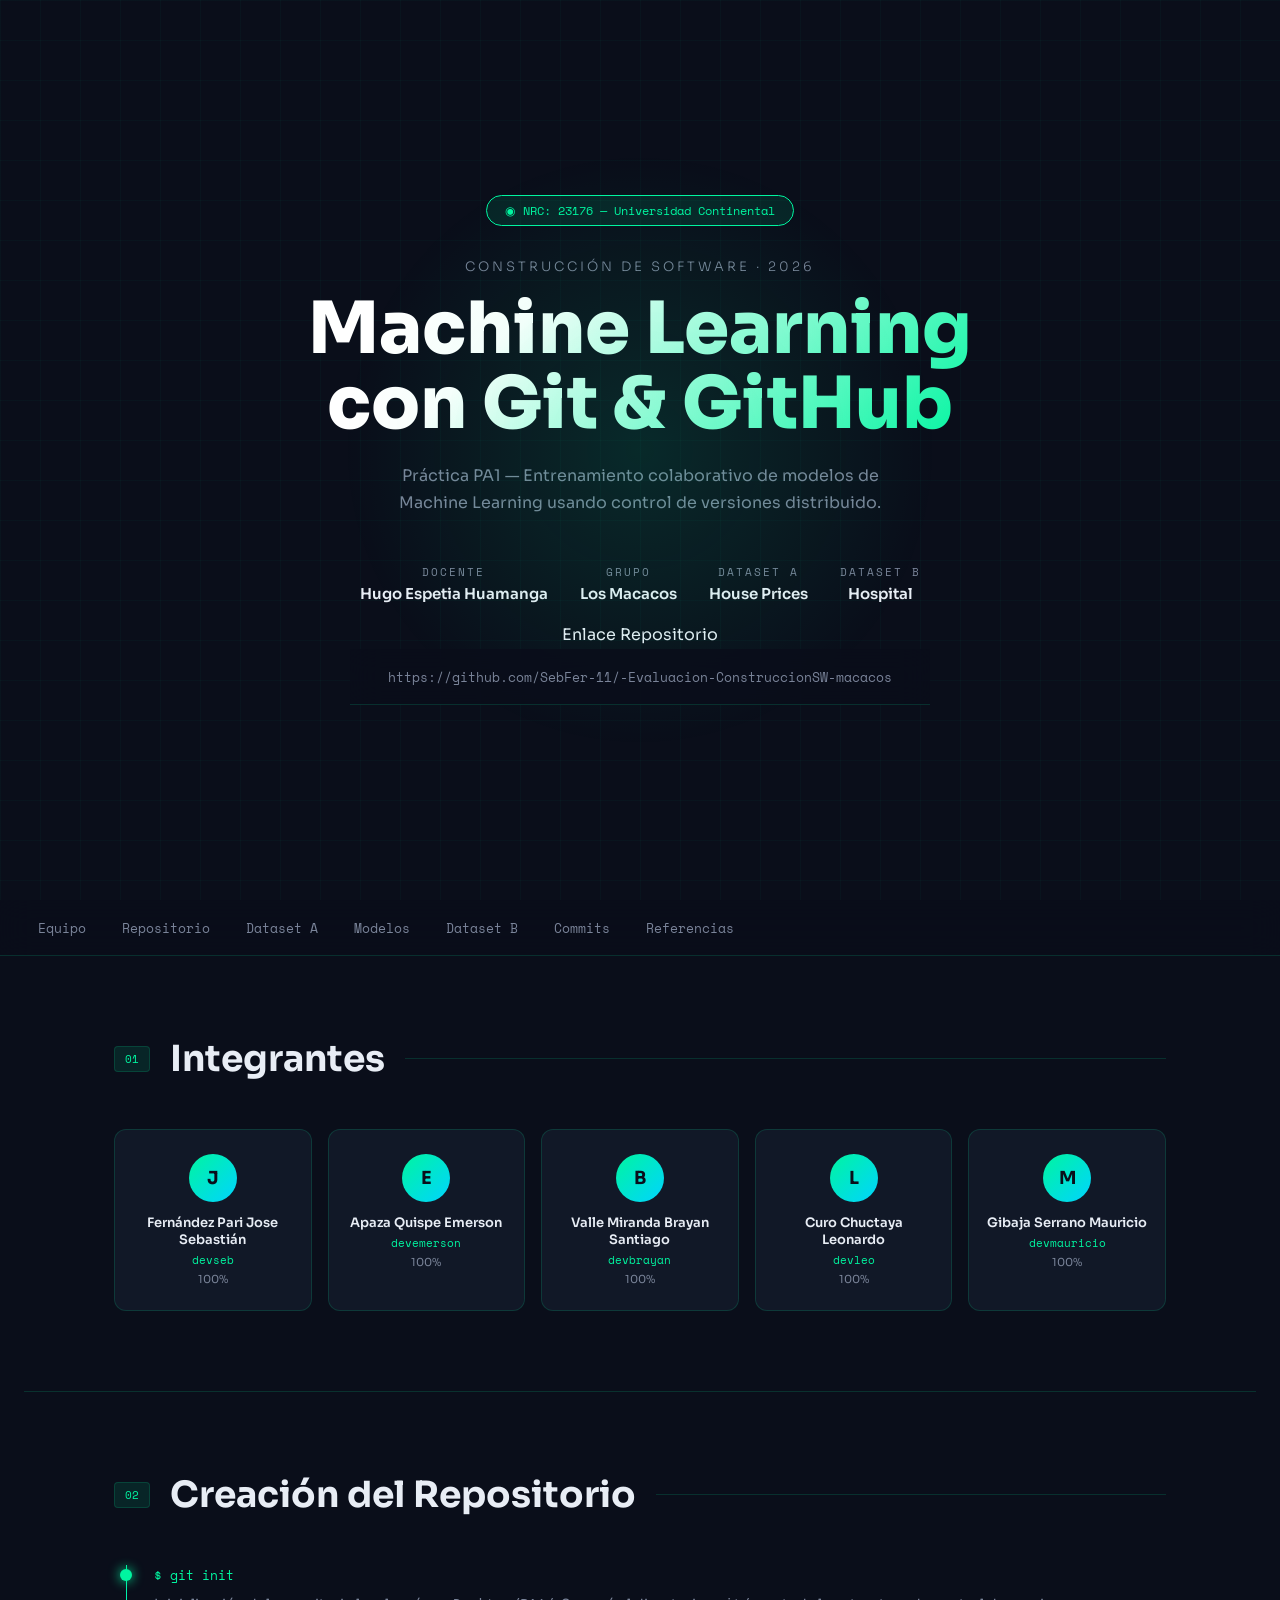
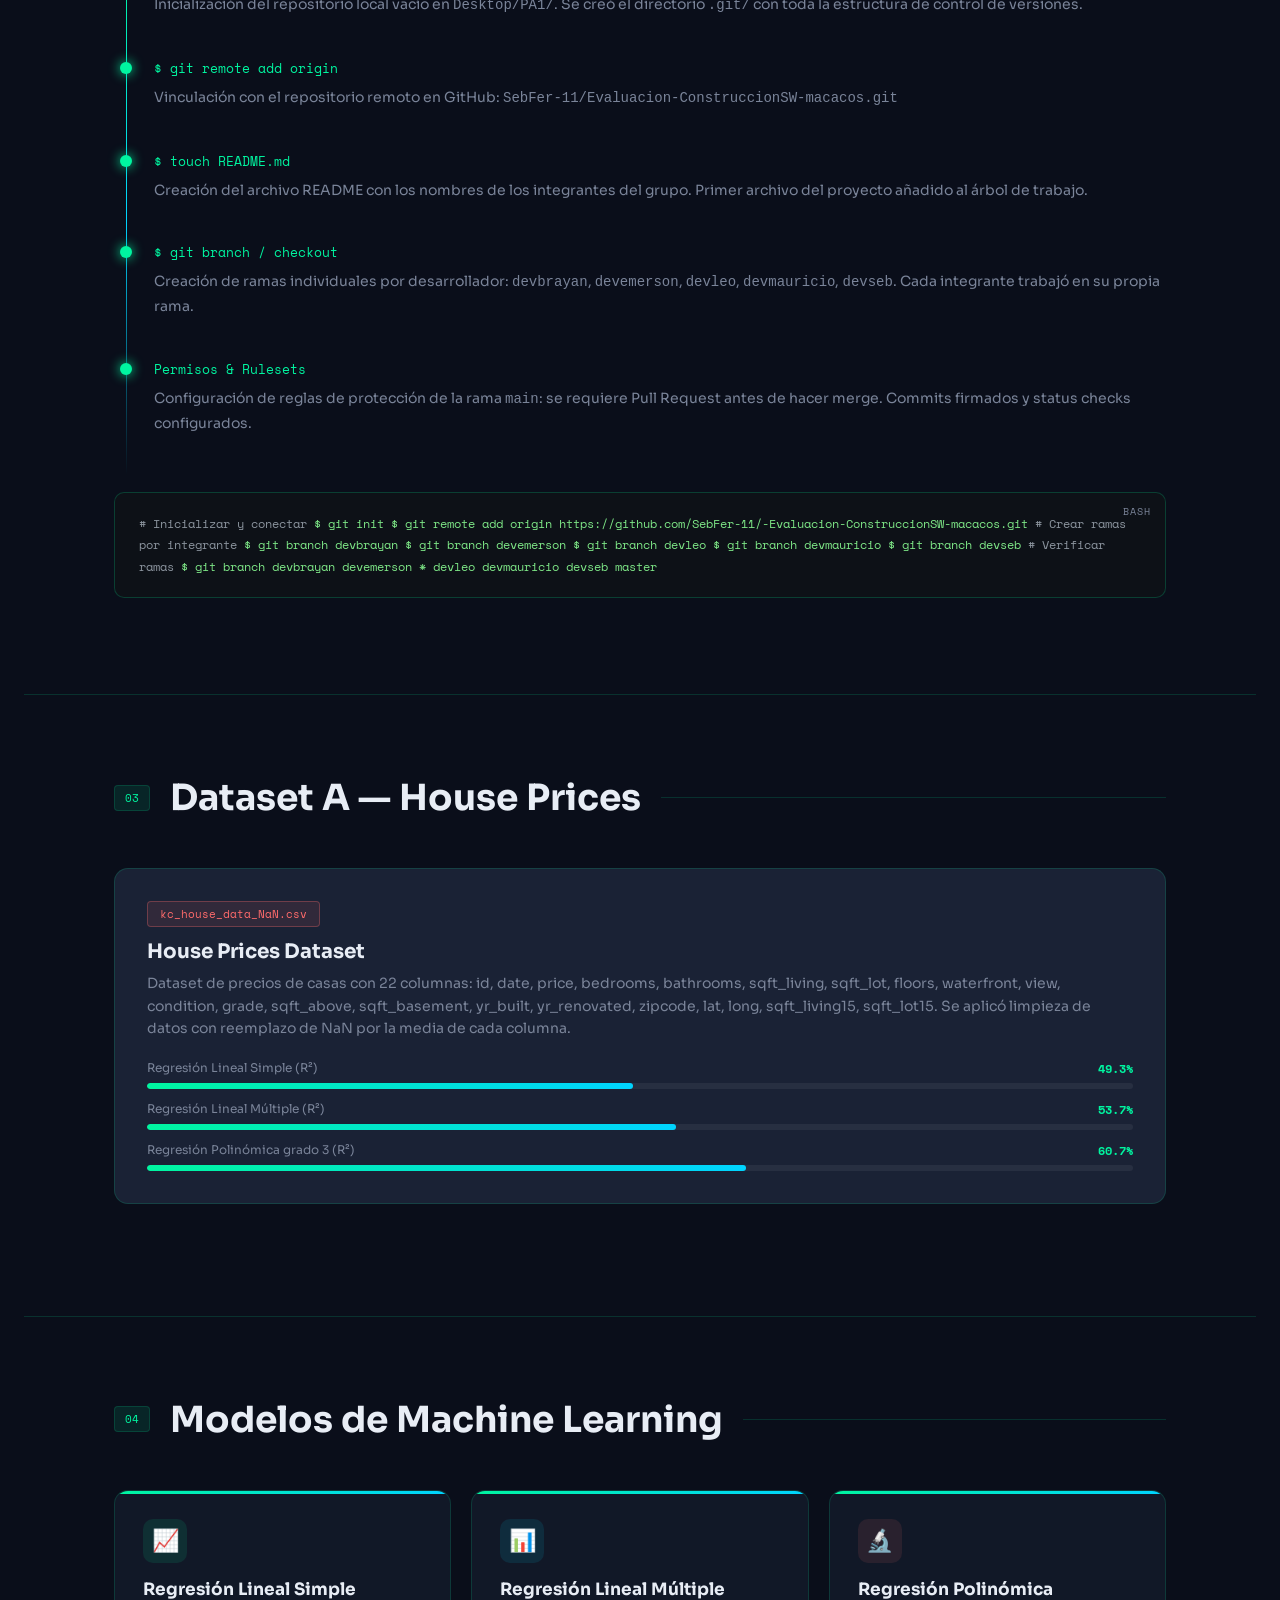
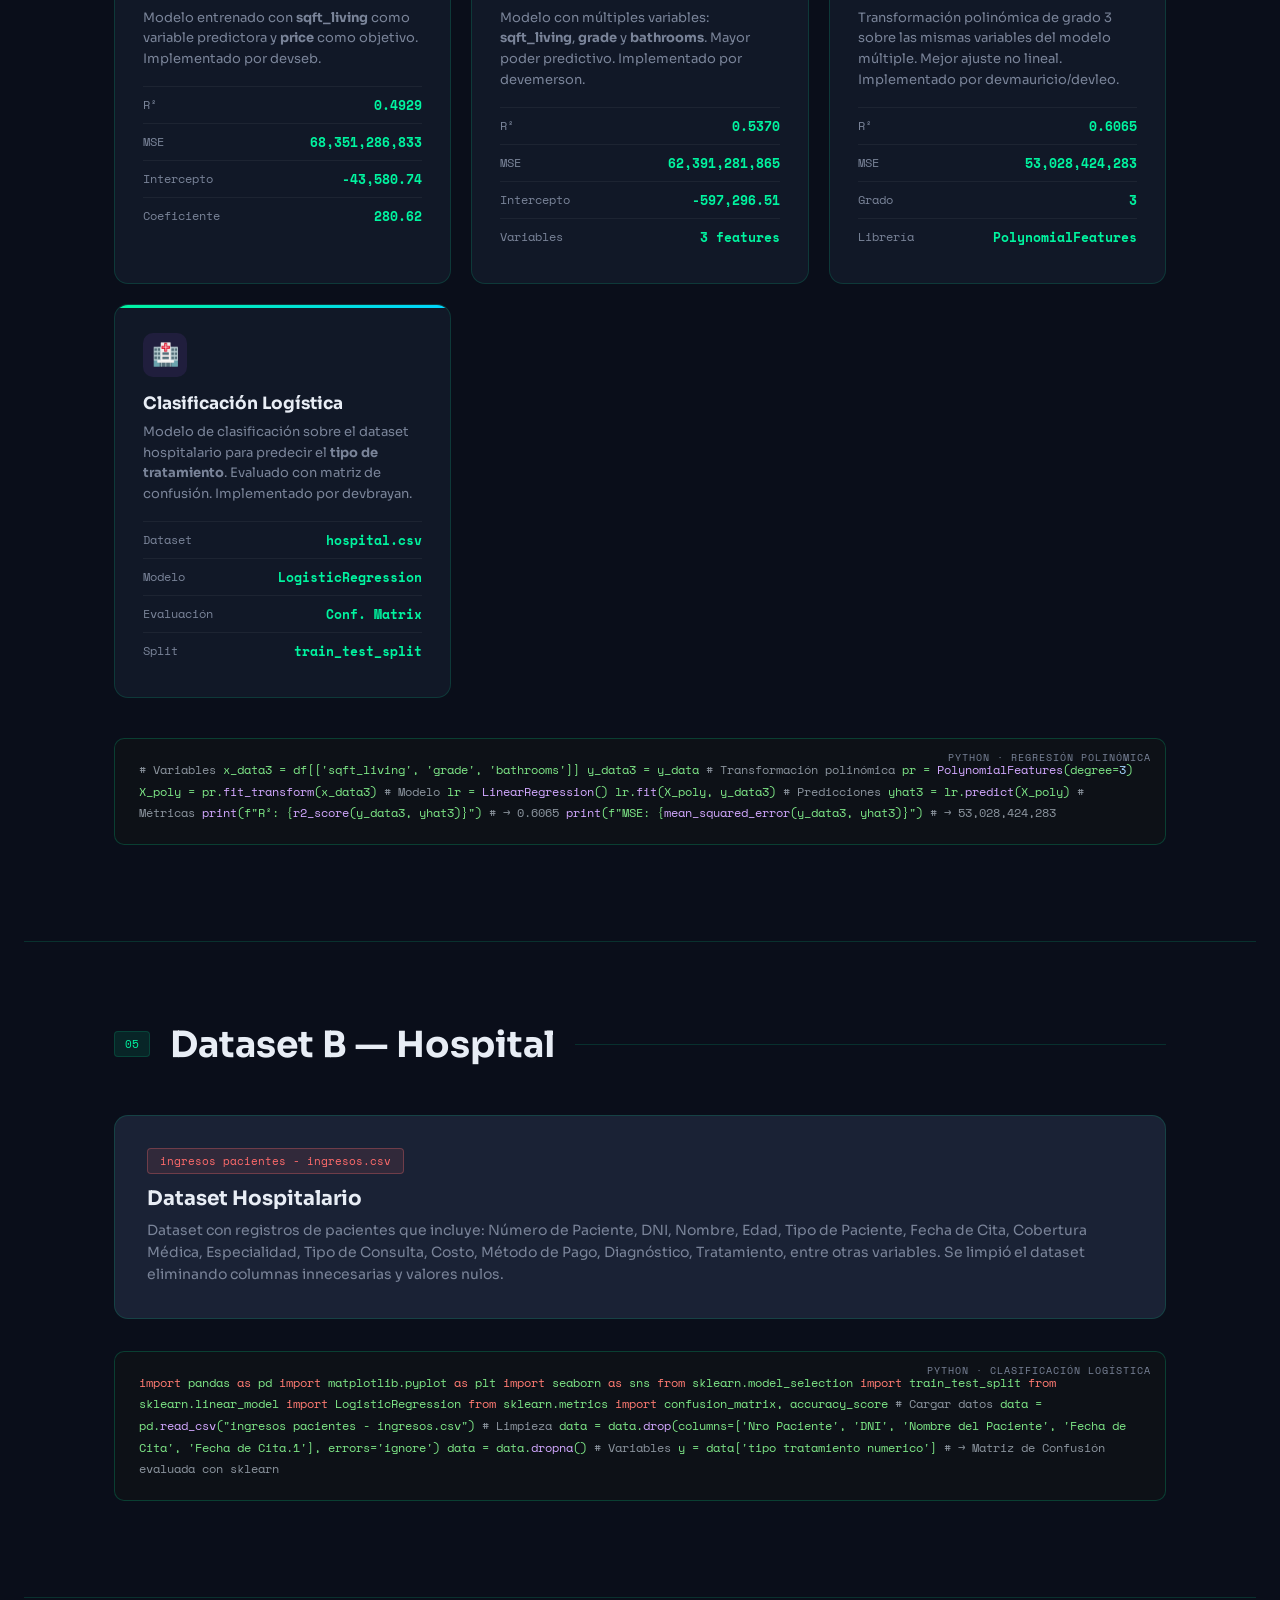
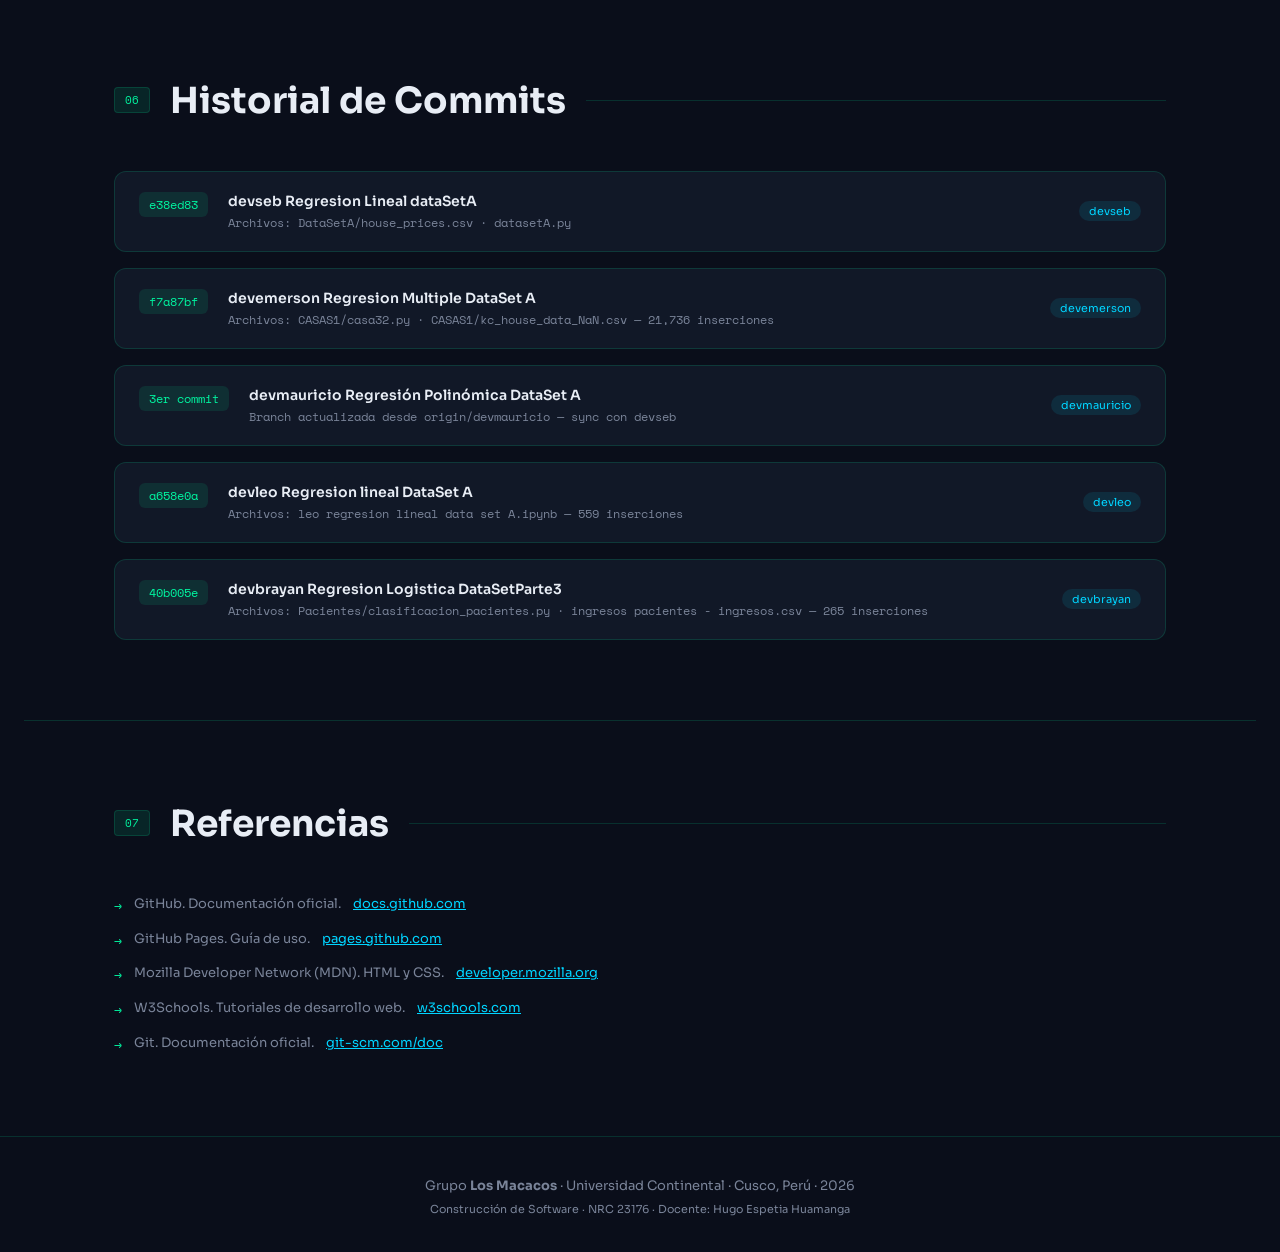
<file: index.html>
<!DOCTYPE html>
<html lang="es">
<head>
<meta charset="UTF-8">
<meta name="viewport" content="width=device-width, initial-scale=1.0">
<title>PA1 — Entrenamiento de Machine Learning con Git y GitHub</title>
<link href="https://fonts.googleapis.com/css2?family=Space+Mono:ital,wght@0,400;0,700;1,400&family=Sora:wght@300;400;600;700;800&display=swap" rel="stylesheet">
<link rel="stylesheet" href="style.css">
</head>
<body>

<!-- HERO -->
<section class="hero">
  <div class="badge">NRC: 23176 — Universidad Continental</div>
  <p class="hero-university">Construcción de Software · 2026</p>
  <h1>Machine Learning<br>con Git & GitHub</h1>
  <p class="hero-sub">Práctica PA1 — Entrenamiento colaborativo de modelos de Machine Learning usando control de versiones distribuido.</p>
  <div class="hero-meta">
    <div class="meta-item">
      <span class="meta-label">Docente</span>
      <span class="meta-value">Hugo Espetia Huamanga</span>
    </div>
    <div class="meta-item">
      <span class="meta-label">Grupo</span>
      <span class="meta-value">Los Macacos</span>
    </div>
    <div class="meta-item">
      <span class="meta-label">Dataset A</span>
      <span class="meta-value">House Prices</span>
    </div>
    <div class="meta-item">
      <span class="meta-label">Dataset B</span>
      <span class="meta-value">Hospital</span>
    </div>
  </div>
  <br>
  <div class="meta-item">
    <span>Enlace Repositorio</span>
    <nav><a href="https://github.com/SebFer-11/-Evaluacion-ConstruccionSW-macacos">https://github.com/SebFer-11/-Evaluacion-ConstruccionSW-macacos</a></nav>
  </div>
</section>

<nav>
  <a href="#equipo">Equipo</a>
  <a href="#repositorio">Repositorio</a>
  <a href="#datasetA">Dataset A</a>
  <a href="#modelos">Modelos</a>
  <a href="#datasetB">Dataset B</a>
  <a href="#commits">Commits</a>
  <a href="#referencias">Referencias</a>
</nav>

<!-- EQUIPO -->
<section id="equipo" class="container reveal">
  <div class="section-header">
    <span class="section-num">01</span>
    <h2 class="section-title">Integrantes</h2>
    <div class="section-line"></div>
  </div>
  <div class="team-grid">
    <div class="team-card">
      <div class="team-avatar">J</div>
      <div class="team-name">Fernández Pari Jose Sebastián</div>
      <div class="team-alias">devseb</div>
      <div class="team-pct">100%</div>
    </div>
    <div class="team-card">
      <div class="team-avatar">E</div>
      <div class="team-name">Apaza Quispe Emerson</div>
      <div class="team-alias">devemerson</div>
      <div class="team-pct">100%</div>
    </div>
    <div class="team-card">
      <div class="team-avatar">B</div>
      <div class="team-name">Valle Miranda Brayan Santiago</div>
      <div class="team-alias">devbrayan</div>
      <div class="team-pct">100%</div>
    </div>
    <div class="team-card">
      <div class="team-avatar">L</div>
      <div class="team-name">Curo Chuctaya Leonardo</div>
      <div class="team-alias">devleo</div>
      <div class="team-pct">100%</div>
    </div>
    <div class="team-card">
      <div class="team-avatar">M</div>
      <div class="team-name">Gibaja Serrano Mauricio</div>
      <div class="team-alias">devmauricio</div>
      <div class="team-pct">100%</div>
    </div>
  </div>
</section>

<div class="divider"></div>

<!-- REPOSITORIO -->
<section id="repositorio" class="container reveal">
  <div class="section-header">
    <span class="section-num">02</span>
    <h2 class="section-title">Creación del Repositorio</h2>
    <div class="section-line"></div>
  </div>

  <div class="steps">
    <div class="step">
      <div class="step-title">$ git init</div>
      <div class="step-desc">Inicialización del repositorio local vacío en <code>Desktop/PA1/</code>. Se creó el directorio <code>.git/</code> con toda la estructura de control de versiones.</div>
    </div>
    <div class="step">
      <div class="step-title">$ git remote add origin</div>
      <div class="step-desc">Vinculación con el repositorio remoto en GitHub: <code>SebFer-11/Evaluacion-ConstruccionSW-macacos.git</code></div>
    </div>
    <div class="step">
      <div class="step-title">$ touch README.md</div>
      <div class="step-desc">Creación del archivo README con los nombres de los integrantes del grupo. Primer archivo del proyecto añadido al árbol de trabajo.</div>
    </div>
    <div class="step">
      <div class="step-title">$ git branch / checkout</div>
      <div class="step-desc">Creación de ramas individuales por desarrollador: <code>devbrayan</code>, <code>devemerson</code>, <code>devleo</code>, <code>devmauricio</code>, <code>devseb</code>. Cada integrante trabajó en su propia rama.</div>
    </div>
    <div class="step">
      <div class="step-title">Permisos & Rulesets</div>
      <div class="step-desc">Configuración de reglas de protección de la rama <code>main</code>: se requiere Pull Request antes de hacer merge. Commits firmados y status checks configurados.</div>
    </div>
  </div>

  <div class="code-block">
    <span class="code-label">bash</span>
<span class="comment"># Inicializar y conectar</span>
$ git init
$ git remote add origin https://github.com/SebFer-11/-Evaluacion-ConstruccionSW-macacos.git

<span class="comment"># Crear ramas por integrante</span>
$ git branch devbrayan
$ git branch devemerson
$ git branch devleo
$ git branch devmauricio
$ git branch devseb

<span class="comment"># Verificar ramas</span>
$ git branch
  devbrayan
  devemerson
* devleo
  devmauricio
  devseb
  master
  </div>
</section>

<div class="divider"></div>

<!-- DATASET A -->
<section id="datasetA" class="container reveal">
  <div class="section-header">
    <span class="section-num">03</span>
    <h2 class="section-title">Dataset A — House Prices</h2>
    <div class="section-line"></div>
  </div>

  <div class="dataset-block">
    <span class="dataset-tag">kc_house_data_NaN.csv</span>
    <div class="dataset-name">House Prices Dataset</div>
    <div class="dataset-desc">Dataset de precios de casas con 22 columnas: id, date, price, bedrooms, bathrooms, sqft_living, sqft_lot, floors, waterfront, view, condition, grade, sqft_above, sqft_basement, yr_built, yr_renovated, zipcode, lat, long, sqft_living15, sqft_lot15. Se aplicó limpieza de datos con reemplazo de NaN por la media de cada columna.</div>

    <div class="r2-bars">
      <div class="r2-row">
        <div class="r2-label"><span class="r2-key">Regresión Lineal Simple (R²)</span><span class="r2-pct">49.3%</span></div>
        <div class="r2-track"><div class="r2-fill" style="width:49.3%"></div></div>
      </div>
      <div class="r2-row">
        <div class="r2-label"><span class="r2-key">Regresión Lineal Múltiple (R²)</span><span class="r2-pct">53.7%</span></div>
        <div class="r2-track"><div class="r2-fill" style="width:53.7%"></div></div>
      </div>
      <div class="r2-row">
        <div class="r2-label"><span class="r2-key">Regresión Polinómica grado 3 (R²)</span><span class="r2-pct">60.7%</span></div>
        <div class="r2-track"><div class="r2-fill" style="width:60.7%"></div></div>
      </div>
    </div>
  </div>
</section>

<div class="divider"></div>

<!-- MODELOS -->
<section id="modelos" class="container reveal">
  <div class="section-header">
    <span class="section-num">04</span>
    <h2 class="section-title">Modelos de Machine Learning</h2>
    <div class="section-line"></div>
  </div>

  <div class="model-grid">
    <!-- Modelo 1 -->
    <div class="model-card">
      <div class="model-icon" style="background:rgba(0,245,160,0.1)">📈</div>
      <div class="model-title">Regresión Lineal Simple</div>
      <div class="model-desc">Modelo entrenado con <strong>sqft_living</strong> como variable predictora y <strong>price</strong> como objetivo. Implementado por devseb.</div>
      <div class="metric-row">
        <span class="metric-key">R²</span>
        <span class="metric-val">0.4929</span>
      </div>
      <div class="metric-row">
        <span class="metric-key">MSE</span>
        <span class="metric-val">68,351,286,833</span>
      </div>
      <div class="metric-row">
        <span class="metric-key">Intercepto</span>
        <span class="metric-val">-43,580.74</span>
      </div>
      <div class="metric-row">
        <span class="metric-key">Coeficiente</span>
        <span class="metric-val">280.62</span>
      </div>
    </div>

    <!-- Modelo 2 -->
    <div class="model-card">
      <div class="model-icon" style="background:rgba(0,212,255,0.1)">📊</div>
      <div class="model-title">Regresión Lineal Múltiple</div>
      <div class="model-desc">Modelo con múltiples variables: <strong>sqft_living</strong>, <strong>grade</strong> y <strong>bathrooms</strong>. Mayor poder predictivo. Implementado por devemerson.</div>
      <div class="metric-row">
        <span class="metric-key">R²</span>
        <span class="metric-val">0.5370</span>
      </div>
      <div class="metric-row">
        <span class="metric-key">MSE</span>
        <span class="metric-val">62,391,281,865</span>
      </div>
      <div class="metric-row">
        <span class="metric-key">Intercepto</span>
        <span class="metric-val">-597,296.51</span>
      </div>
      <div class="metric-row">
        <span class="metric-key">Variables</span>
        <span class="metric-val">3 features</span>
      </div>
    </div>

    <!-- Modelo 3 -->
    <div class="model-card">
      <div class="model-icon" style="background:rgba(255,107,107,0.1)">🔬</div>
      <div class="model-title">Regresión Polinómica</div>
      <div class="model-desc">Transformación polinómica de grado 3 sobre las mismas variables del modelo múltiple. Mejor ajuste no lineal. Implementado por devmauricio/devleo.</div>
      <div class="metric-row">
        <span class="metric-key">R²</span>
        <span class="metric-val">0.6065</span>
      </div>
      <div class="metric-row">
        <span class="metric-key">MSE</span>
        <span class="metric-val">53,028,424,283</span>
      </div>
      <div class="metric-row">
        <span class="metric-key">Grado</span>
        <span class="metric-val">3</span>
      </div>
      <div class="metric-row">
        <span class="metric-key">Librería</span>
        <span class="metric-val">PolynomialFeatures</span>
      </div>
    </div>

    <!-- Modelo 4 -->
    <div class="model-card">
      <div class="model-icon" style="background:rgba(168,85,247,0.1)">🏥</div>
      <div class="model-title">Clasificación Logística</div>
      <div class="model-desc">Modelo de clasificación sobre el dataset hospitalario para predecir el <strong>tipo de tratamiento</strong>. Evaluado con matriz de confusión. Implementado por devbrayan.</div>
      <div class="metric-row">
        <span class="metric-key">Dataset</span>
        <span class="metric-val">hospital.csv</span>
      </div>
      <div class="metric-row">
        <span class="metric-key">Modelo</span>
        <span class="metric-val">LogisticRegression</span>
      </div>
      <div class="metric-row">
        <span class="metric-key">Evaluación</span>
        <span class="metric-val">Conf. Matrix</span>
      </div>
      <div class="metric-row">
        <span class="metric-key">Split</span>
        <span class="metric-val">train_test_split</span>
      </div>
    </div>
  </div>

  <div class="code-block">
    <span class="code-label">Python · Regresión Polinómica</span>
<span class="comment"># Variables</span>
x_data3 = df[['sqft_living', 'grade', 'bathrooms']]
y_data3 = y_data

<span class="comment"># Transformación polinómica</span>
pr = <span class="fn">PolynomialFeatures</span>(degree=<span class="string">3</span>)
X_poly = pr.<span class="fn">fit_transform</span>(x_data3)

<span class="comment"># Modelo</span>
lr = <span class="fn">LinearRegression</span>()
lr.<span class="fn">fit</span>(X_poly, y_data3)

<span class="comment"># Predicciones</span>
yhat3 = lr.<span class="fn">predict</span>(X_poly)

<span class="comment"># Métricas</span>
<span class="fn">print</span>(f"R²: {<span class="fn">r2_score</span>(y_data3, yhat3)}")   <span class="comment"># → 0.6065</span>
<span class="fn">print</span>(f"MSE: {<span class="fn">mean_squared_error</span>(y_data3, yhat3)}")  <span class="comment"># → 53,028,424,283</span>
  </div>
</section>

<div class="divider"></div>

<!-- DATASET B -->
<section id="datasetB" class="container reveal">
  <div class="section-header">
    <span class="section-num">05</span>
    <h2 class="section-title">Dataset B — Hospital</h2>
    <div class="section-line"></div>
  </div>

  <div class="dataset-block">
    <span class="dataset-tag">ingresos pacientes - ingresos.csv</span>
    <div class="dataset-name">Dataset Hospitalario</div>
    <div class="dataset-desc">Dataset con registros de pacientes que incluye: Número de Paciente, DNI, Nombre, Edad, Tipo de Paciente, Fecha de Cita, Cobertura Médica, Especialidad, Tipo de Consulta, Costo, Método de Pago, Diagnóstico, Tratamiento, entre otras variables. Se limpió el dataset eliminando columnas innecesarias y valores nulos.</div>
  </div>

  <div class="code-block">
    <span class="code-label">Python · Clasificación Logística</span>
<span class="keyword">import</span> pandas <span class="keyword">as</span> pd
<span class="keyword">import</span> matplotlib.pyplot <span class="keyword">as</span> plt
<span class="keyword">import</span> seaborn <span class="keyword">as</span> sns

<span class="keyword">from</span> sklearn.model_selection <span class="keyword">import</span> train_test_split
<span class="keyword">from</span> sklearn.linear_model <span class="keyword">import</span> LogisticRegression
<span class="keyword">from</span> sklearn.metrics <span class="keyword">import</span> confusion_matrix, accuracy_score

<span class="comment"># Cargar datos</span>
data = pd.<span class="fn">read_csv</span>("ingresos pacientes - ingresos.csv")

<span class="comment"># Limpieza</span>
data = data.<span class="fn">drop</span>(columns=['Nro Paciente', 'DNI', 'Nombre del Paciente',
    'Fecha de Cita', 'Fecha de Cita.1'], errors='ignore')
data = data.<span class="fn">dropna</span>()

<span class="comment"># Variables</span>
y = data['tipo tratamiento numerico']
<span class="comment"># → Matriz de Confusión evaluada con sklearn</span>
  </div>
</section>

<div class="divider"></div>

<!-- COMMITS -->
<section id="commits" class="container reveal">
  <div class="section-header">
    <span class="section-num">06</span>
    <h2 class="section-title">Historial de Commits</h2>
    <div class="section-line"></div>
  </div>

  <div class="commits">
    <div class="commit">
      <span class="commit-hash">e38ed83</span>
      <div class="commit-info">
        <div class="commit-msg">devseb Regresion Lineal dataSetA</div>
        <div class="commit-meta">Archivos: DataSetA/house_prices.csv · datasetA.py</div>
      </div>
      <span class="commit-branch">devseb</span>
    </div>
    <div class="commit">
      <span class="commit-hash">f7a87bf</span>
      <div class="commit-info">
        <div class="commit-msg">devemerson Regresion Multiple DataSet A</div>
        <div class="commit-meta">Archivos: CASAS1/casa32.py · CASAS1/kc_house_data_NaN.csv — 21,736 inserciones</div>
      </div>
      <span class="commit-branch">devemerson</span>
    </div>
    <div class="commit">
      <span class="commit-hash">3er commit</span>
      <div class="commit-info">
        <div class="commit-msg">devmauricio Regresión Polinómica DataSet A</div>
        <div class="commit-meta">Branch actualizada desde origin/devmauricio — sync con devseb</div>
      </div>
      <span class="commit-branch">devmauricio</span>
    </div>
    <div class="commit">
      <span class="commit-hash">a658e0a</span>
      <div class="commit-info">
        <div class="commit-msg">devleo Regresion lineal DataSet A</div>
        <div class="commit-meta">Archivos: leo regresion lineal data set A.ipynb — 559 inserciones</div>
      </div>
      <span class="commit-branch">devleo</span>
    </div>
    <div class="commit">
      <span class="commit-hash">40b005e</span>
      <div class="commit-info">
        <div class="commit-msg">devbrayan Regresion Logistica DataSetParte3</div>
        <div class="commit-meta">Archivos: Pacientes/clasificacion_pacientes.py · ingresos pacientes - ingresos.csv — 265 inserciones</div>
      </div>
      <span class="commit-branch">devbrayan</span>
    </div>
  </div>
</section>

<div class="divider"></div>

<!-- REFERENCIAS -->
<section id="referencias" class="container reveal">
  <div class="section-header">
    <span class="section-num">07</span>
    <h2 class="section-title">Referencias</h2>
    <div class="section-line"></div>
  </div>

  <ul class="ref-list">
    <li>GitHub. Documentación oficial. <a href="https://docs.github.com/" target="_blank">docs.github.com</a></li>
    <li>GitHub Pages. Guía de uso. <a href="https://pages.github.com/" target="_blank">pages.github.com</a></li>
    <li>Mozilla Developer Network (MDN). HTML y CSS. <a href="https://developer.mozilla.org/" target="_blank">developer.mozilla.org</a></li>
    <li>W3Schools. Tutoriales de desarrollo web. <a href="https://www.w3schools.com/" target="_blank">w3schools.com</a></li>
    <li>Git. Documentación oficial. <a href="https://git-scm.com/doc" target="_blank">git-scm.com/doc</a></li>
  </ul>
</section>

<!-- FOOTER -->
<footer>
  <p>Grupo <strong>Los Macacos</strong> · Universidad Continental · Cusco, Perú · 2026</p>
  <p style="margin-top:8px; font-size:11px;">Construcción de Software · NRC 23176 · Docente: Hugo Espetia Huamanga</p>
</footer>
<script src="script.js"></script>
</body>
</html>
</file>
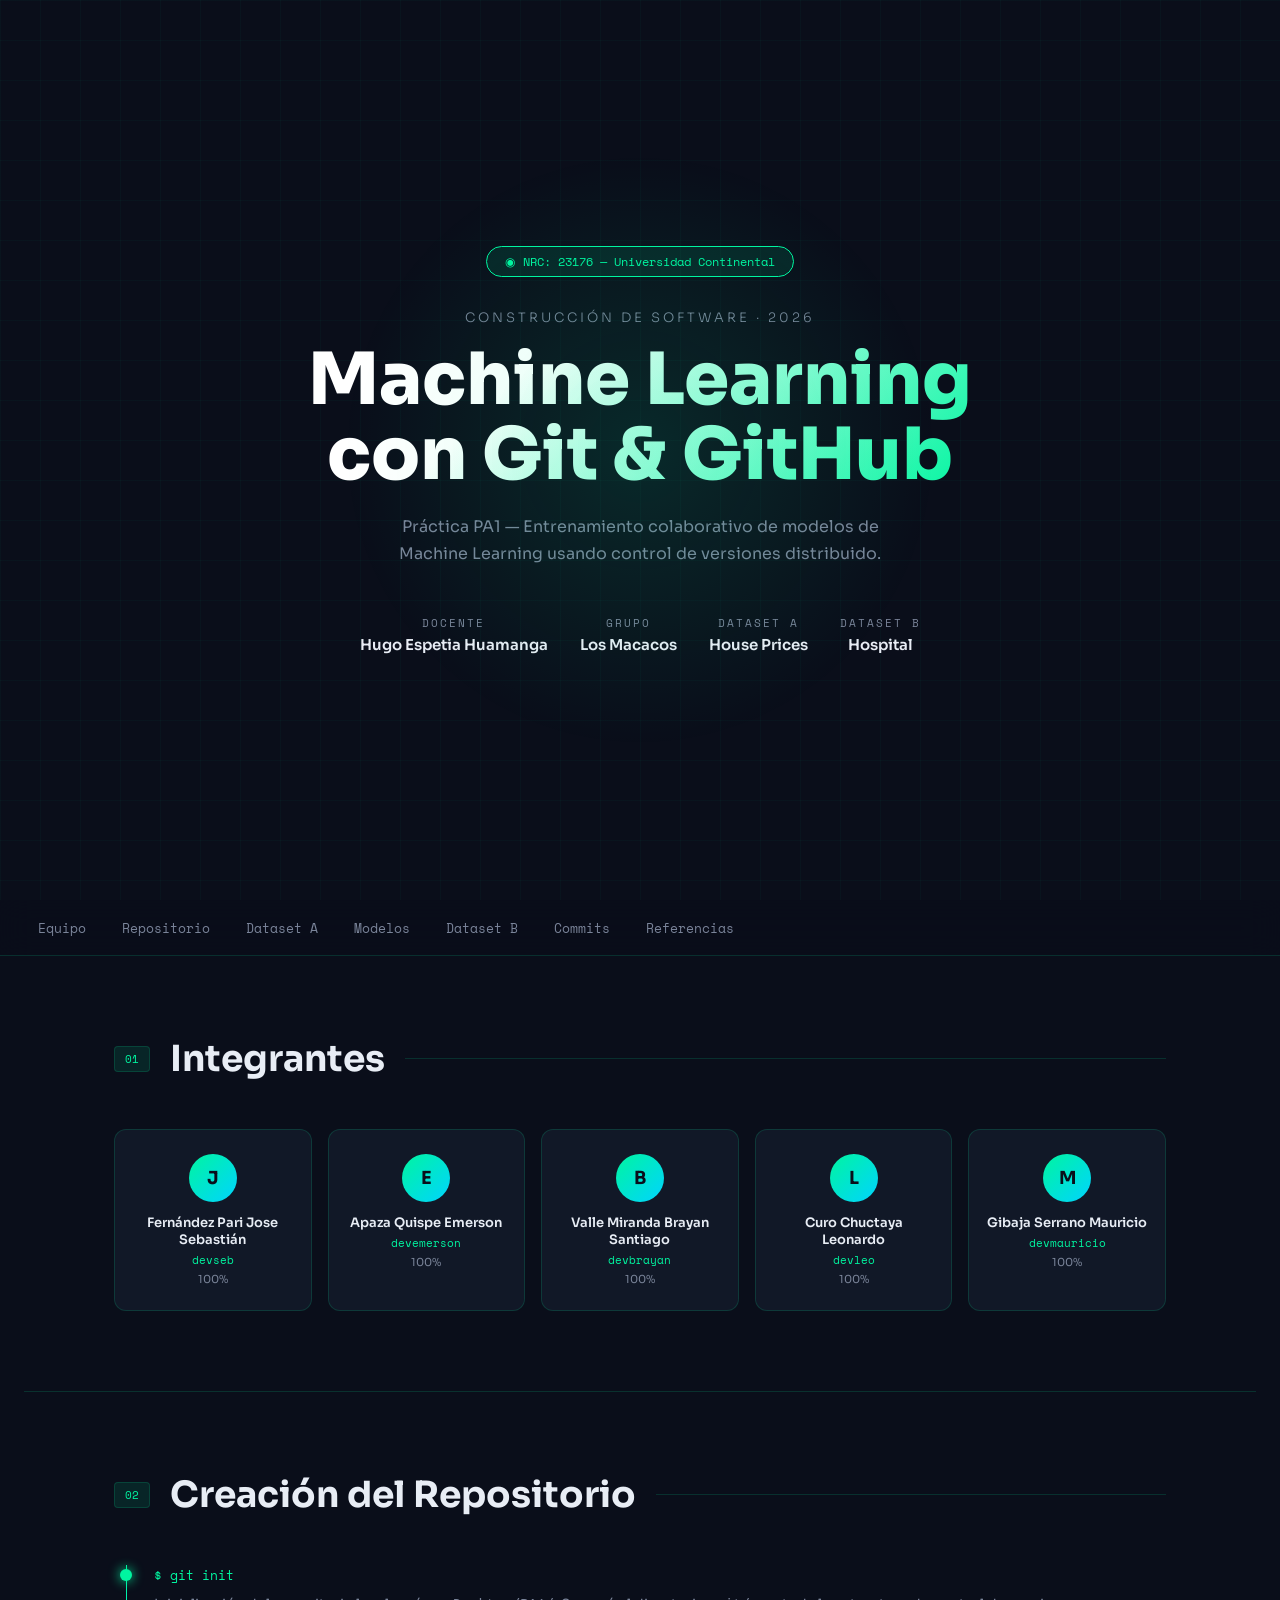
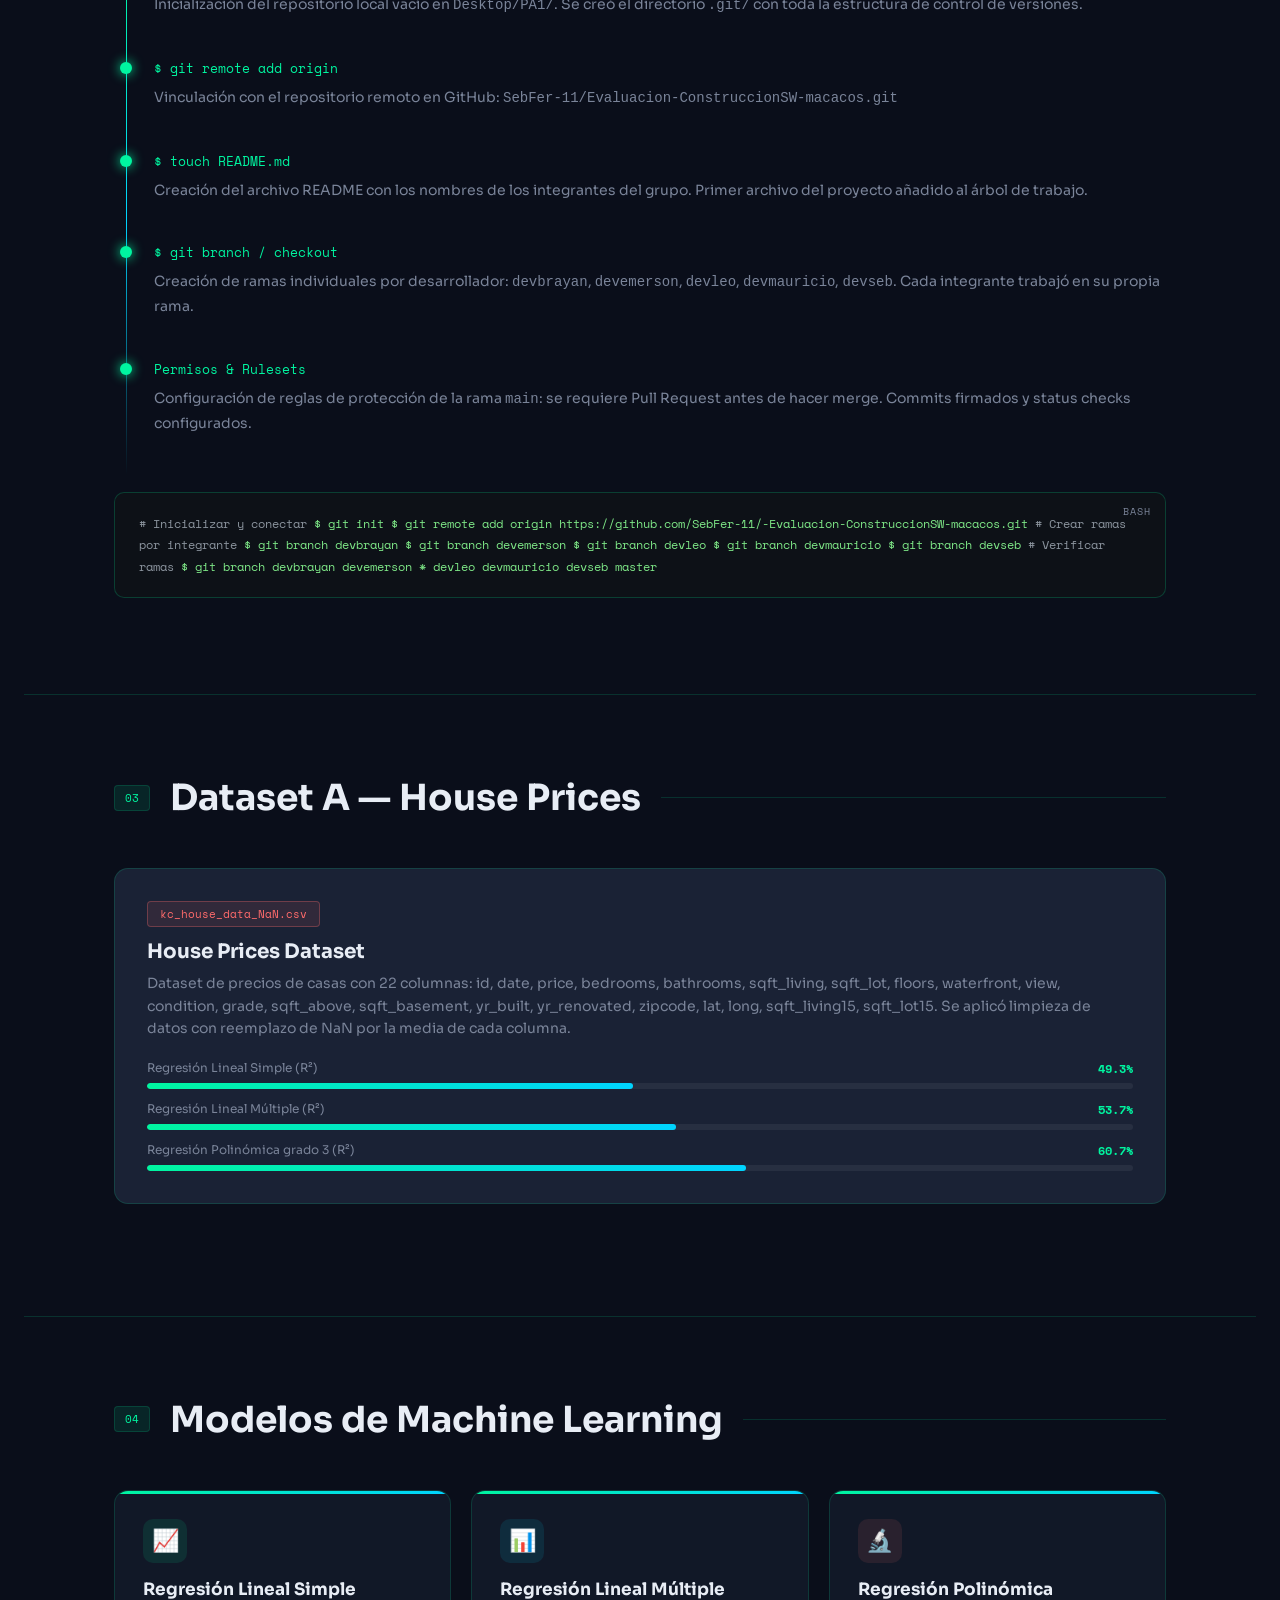
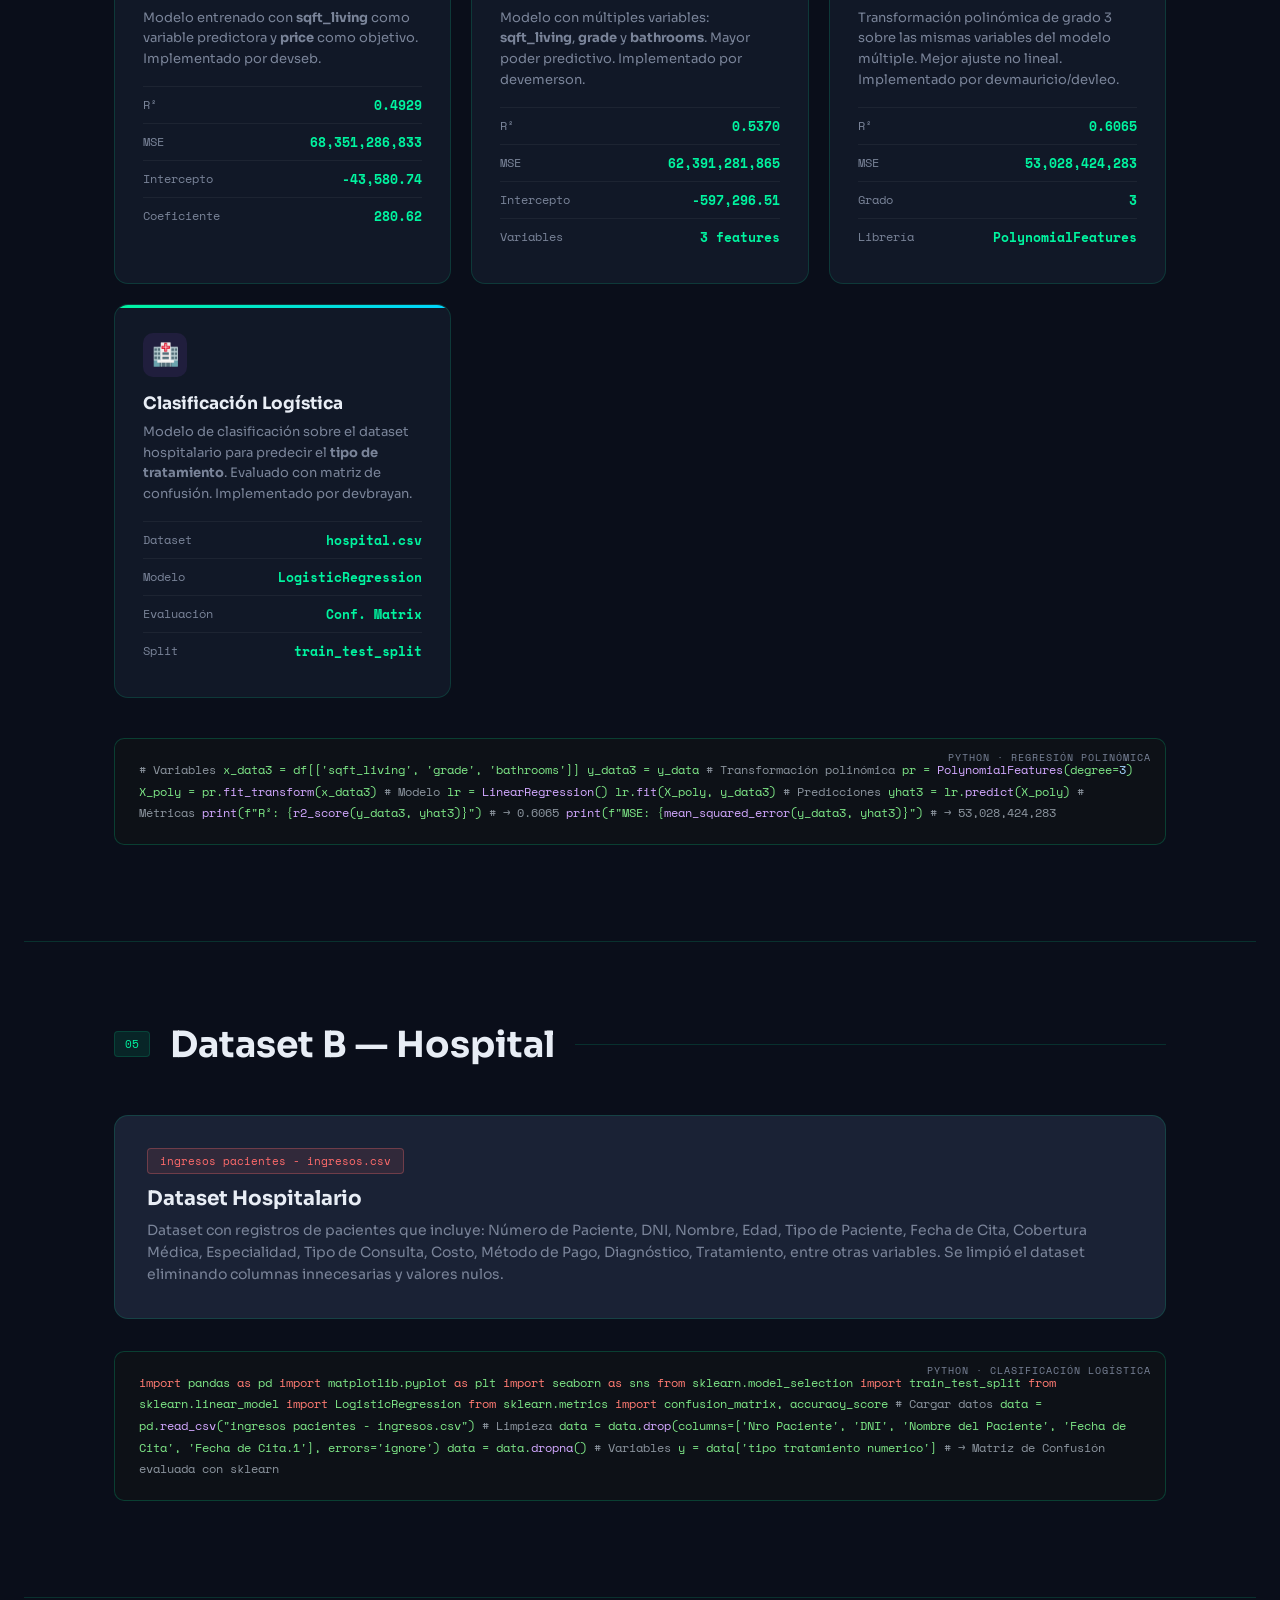
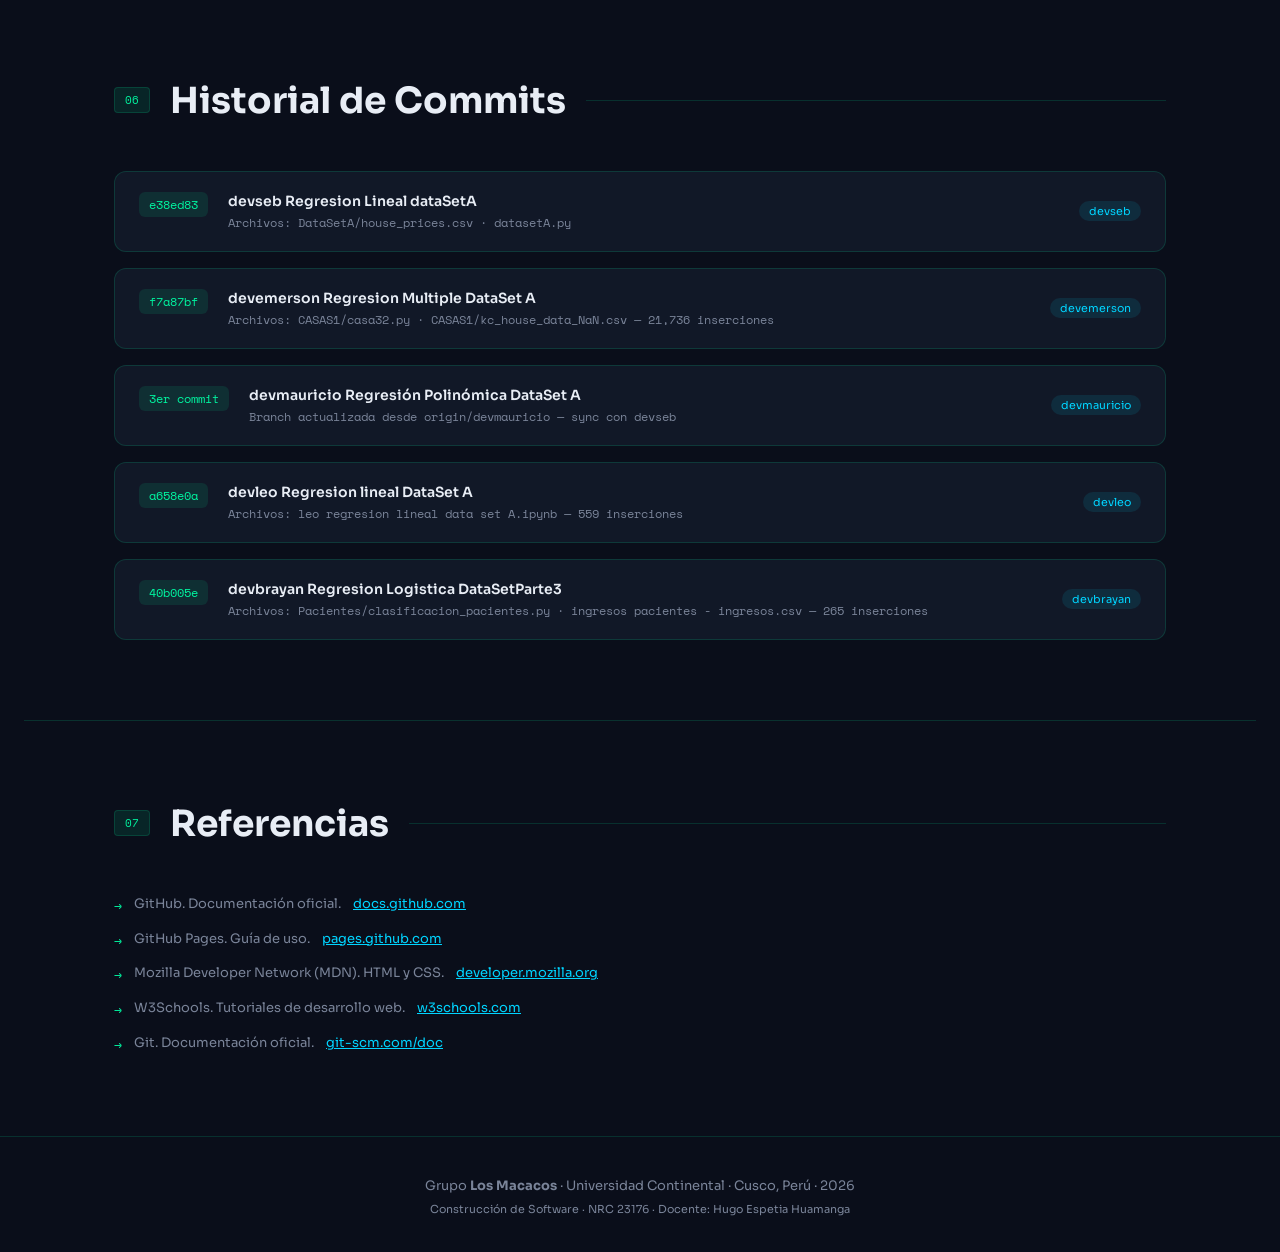
<file: informe_macacos.html>
<!DOCTYPE html>
<html lang="es">
<head>
<meta charset="UTF-8">
<meta name="viewport" content="width=device-width, initial-scale=1.0">
<title>PA1 — Entrenamiento de Machine Learning con Git y GitHub</title>
<link href="https://fonts.googleapis.com/css2?family=Space+Mono:ital,wght@0,400;0,700;1,400&family=Sora:wght@300;400;600;700;800&display=swap" rel="stylesheet">
<style>
  :root {
    --bg: #0a0e1a;
    --surface: #111827;
    --surface2: #1a2235;
    --accent: #00f5a0;
    --accent2: #00d4ff;
    --accent3: #ff6b6b;
    --text: #e8edf5;
    --muted: #7a8499;
    --border: rgba(0,245,160,0.15);
  }

  * { margin: 0; padding: 0; box-sizing: border-box; }

  html { scroll-behavior: smooth; }

  body {
    background: var(--bg);
    color: var(--text);
    font-family: 'Sora', sans-serif;
    overflow-x: hidden;
  }

  /* ─── GRID BACKGROUND ─── */
  body::before {
    content: '';
    position: fixed;
    inset: 0;
    background-image:
      linear-gradient(rgba(0,245,160,0.03) 1px, transparent 1px),
      linear-gradient(90deg, rgba(0,245,160,0.03) 1px, transparent 1px);
    background-size: 40px 40px;
    pointer-events: none;
    z-index: 0;
  }

  /* ─── HERO ─── */
  .hero {
    position: relative;
    min-height: 100vh;
    display: flex;
    flex-direction: column;
    justify-content: center;
    align-items: center;
    text-align: center;
    padding: 80px 24px;
    overflow: hidden;
  }

  .hero::after {
    content: '';
    position: absolute;
    width: 600px; height: 600px;
    background: radial-gradient(circle, rgba(0,245,160,0.12) 0%, transparent 70%);
    top: 50%; left: 50%;
    transform: translate(-50%, -50%);
    pointer-events: none;
  }

  .badge {
    display: inline-flex;
    align-items: center;
    gap: 8px;
    background: rgba(0,245,160,0.1);
    border: 1px solid var(--accent);
    border-radius: 999px;
    padding: 6px 18px;
    font-family: 'Space Mono', monospace;
    font-size: 12px;
    color: var(--accent);
    margin-bottom: 32px;
    animation: fadeUp 0.8s ease both;
  }

  .badge::before { content: '◉'; animation: pulse 2s infinite; }

  @keyframes pulse { 0%,100%{opacity:1} 50%{opacity:0.3} }

  .hero-university {
    font-size: 13px;
    font-weight: 300;
    color: var(--muted);
    letter-spacing: 3px;
    text-transform: uppercase;
    margin-bottom: 16px;
    animation: fadeUp 0.8s 0.1s ease both;
  }

  .hero h1 {
    font-size: clamp(32px, 6vw, 72px);
    font-weight: 800;
    line-height: 1.05;
    margin-bottom: 20px;
    animation: fadeUp 0.8s 0.2s ease both;
    background: linear-gradient(135deg, #fff 30%, var(--accent) 100%);
    -webkit-background-clip: text;
    -webkit-text-fill-color: transparent;
    background-clip: text;
  }

  .hero-sub {
    font-size: 16px;
    color: var(--muted);
    max-width: 520px;
    line-height: 1.7;
    margin-bottom: 48px;
    animation: fadeUp 0.8s 0.3s ease both;
  }

  .hero-meta {
    display: flex;
    gap: 32px;
    flex-wrap: wrap;
    justify-content: center;
    animation: fadeUp 0.8s 0.4s ease both;
  }

  .meta-item {
    display: flex;
    flex-direction: column;
    gap: 4px;
    align-items: center;
  }
  .meta-label { font-size: 11px; color: var(--muted); text-transform: uppercase; letter-spacing: 2px; font-family: 'Space Mono', monospace; }
  .meta-value { font-size: 15px; font-weight: 600; color: var(--text); }

  @keyframes fadeUp {
    from { opacity: 0; transform: translateY(24px); }
    to { opacity: 1; transform: translateY(0); }
  }

  /* ─── NAV ─── */
  nav {
    position: sticky;
    top: 0;
    z-index: 100;
    background: rgba(10,14,26,0.85);
    backdrop-filter: blur(16px);
    border-bottom: 1px solid var(--border);
    padding: 0 24px;
    display: flex;
    align-items: center;
    gap: 8px;
    height: 56px;
    overflow-x: auto;
  }

  nav a {
    color: var(--muted);
    text-decoration: none;
    font-size: 13px;
    font-family: 'Space Mono', monospace;
    white-space: nowrap;
    padding: 6px 14px;
    border-radius: 6px;
    transition: all 0.2s;
  }
  nav a:hover { color: var(--accent); background: rgba(0,245,160,0.08); }

  /* ─── LAYOUT ─── */
  .container {
    max-width: 1100px;
    margin: 0 auto;
    padding: 80px 24px;
    position: relative;
    z-index: 1;
  }

  /* ─── SECTION HEADER ─── */
  .section-header {
    display: flex;
    align-items: center;
    gap: 20px;
    margin-bottom: 48px;
  }

  .section-num {
    font-family: 'Space Mono', monospace;
    font-size: 11px;
    color: var(--accent);
    background: rgba(0,245,160,0.1);
    border: 1px solid var(--border);
    padding: 4px 10px;
    border-radius: 4px;
    white-space: nowrap;
  }

  .section-title {
    font-size: clamp(22px, 3vw, 36px);
    font-weight: 700;
    color: var(--text);
  }

  .section-line {
    flex: 1;
    height: 1px;
    background: var(--border);
  }

  /* ─── TEAM GRID ─── */
  .team-grid {
    display: grid;
    grid-template-columns: repeat(auto-fill, minmax(180px, 1fr));
    gap: 16px;
  }

  .team-card {
    background: var(--surface);
    border: 1px solid var(--border);
    border-radius: 12px;
    padding: 24px 16px;
    text-align: center;
    transition: transform 0.2s, border-color 0.2s;
  }
  .team-card:hover { transform: translateY(-4px); border-color: var(--accent); }

  .team-avatar {
    width: 48px; height: 48px;
    background: linear-gradient(135deg, var(--accent), var(--accent2));
    border-radius: 50%;
    margin: 0 auto 12px;
    display: flex; align-items: center; justify-content: center;
    font-weight: 700; font-size: 18px; color: #0a0e1a;
  }

  .team-name { font-size: 13px; font-weight: 600; margin-bottom: 4px; }
  .team-alias { font-size: 11px; color: var(--accent); font-family: 'Space Mono', monospace; }
  .team-pct { font-size: 11px; color: var(--muted); margin-top: 4px; }

  /* ─── STEPS ─── */
  .steps {
    display: flex;
    flex-direction: column;
    gap: 0;
    position: relative;
    padding-left: 40px;
  }

  .steps::before {
    content: '';
    position: absolute;
    left: 12px; top: 0; bottom: 0;
    width: 1px;
    background: linear-gradient(to bottom, var(--accent), var(--accent2), transparent);
  }

  .step {
    position: relative;
    padding: 0 0 40px 0;
  }

  .step::before {
    content: '';
    position: absolute;
    left: -34px; top: 4px;
    width: 12px; height: 12px;
    border-radius: 50%;
    background: var(--accent);
    box-shadow: 0 0 12px var(--accent);
  }

  .step-title {
    font-family: 'Space Mono', monospace;
    font-size: 13px;
    color: var(--accent);
    margin-bottom: 8px;
  }

  .step-desc {
    font-size: 14px;
    color: var(--muted);
    line-height: 1.7;
  }

  /* ─── CODE BLOCK ─── */
  .code-block {
    background: #0d1117;
    border: 1px solid rgba(0,245,160,0.2);
    border-radius: 10px;
    padding: 20px 24px;
    font-family: 'Space Mono', monospace;
    font-size: 12px;
    color: #7ee787;
    line-height: 1.8;
    overflow-x: auto;
    position: relative;
    margin: 16px 0;
  }

  .code-block .comment { color: #8b949e; }
  .code-block .keyword { color: #ff7b72; }
  .code-block .string { color: #a5d6ff; }
  .code-block .fn { color: #d2a8ff; }

  .code-label {
    position: absolute;
    top: 10px; right: 14px;
    font-size: 10px;
    color: var(--muted);
    text-transform: uppercase;
    letter-spacing: 1px;
  }

  /* ─── MODEL CARDS ─── */
  .model-grid {
    display: grid;
    grid-template-columns: repeat(auto-fill, minmax(300px, 1fr));
    gap: 20px;
    margin-bottom: 40px;
  }

  .model-card {
    background: var(--surface);
    border: 1px solid var(--border);
    border-radius: 14px;
    padding: 28px;
    transition: border-color 0.2s, transform 0.2s;
    position: relative;
    overflow: hidden;
  }
  .model-card:hover { border-color: var(--accent2); transform: translateY(-3px); }

  .model-card::before {
    content: '';
    position: absolute;
    top: 0; left: 0; right: 0;
    height: 3px;
    background: linear-gradient(90deg, var(--accent), var(--accent2));
  }

  .model-icon {
    width: 44px; height: 44px;
    border-radius: 10px;
    display: flex; align-items: center; justify-content: center;
    font-size: 22px;
    margin-bottom: 16px;
  }

  .model-title { font-size: 17px; font-weight: 700; margin-bottom: 8px; }
  .model-desc { font-size: 13px; color: var(--muted); line-height: 1.6; margin-bottom: 16px; }

  .metric-row {
    display: flex;
    justify-content: space-between;
    align-items: center;
    padding: 8px 0;
    border-top: 1px solid rgba(255,255,255,0.05);
  }
  .metric-key { font-size: 12px; color: var(--muted); font-family: 'Space Mono', monospace; }
  .metric-val { font-size: 13px; font-weight: 600; color: var(--accent); font-family: 'Space Mono', monospace; }

  /* ─── COMMIT TIMELINE ─── */
  .commits {
    display: flex;
    flex-direction: column;
    gap: 16px;
  }

  .commit {
    display: flex;
    align-items: flex-start;
    gap: 20px;
    background: var(--surface);
    border: 1px solid var(--border);
    border-radius: 12px;
    padding: 20px 24px;
    transition: border-color 0.2s;
  }
  .commit:hover { border-color: var(--accent); }

  .commit-hash {
    font-family: 'Space Mono', monospace;
    font-size: 12px;
    color: var(--accent);
    background: rgba(0,245,160,0.1);
    padding: 4px 10px;
    border-radius: 6px;
    white-space: nowrap;
  }

  .commit-info { flex: 1; }
  .commit-msg { font-size: 14px; font-weight: 600; margin-bottom: 4px; }
  .commit-meta { font-size: 12px; color: var(--muted); font-family: 'Space Mono', monospace; }

  .commit-branch {
    font-size: 11px;
    color: var(--accent2);
    background: rgba(0,212,255,0.1);
    padding: 3px 10px;
    border-radius: 999px;
    white-space: nowrap;
    align-self: center;
  }

  /* ─── DATASET SECTION ─── */
  .dataset-block {
    background: var(--surface2);
    border: 1px solid var(--border);
    border-radius: 14px;
    padding: 32px;
    margin-bottom: 32px;
  }

  .dataset-tag {
    display: inline-block;
    font-family: 'Space Mono', monospace;
    font-size: 11px;
    color: var(--accent3);
    background: rgba(255,107,107,0.1);
    border: 1px solid rgba(255,107,107,0.3);
    padding: 4px 12px;
    border-radius: 4px;
    margin-bottom: 12px;
  }

  .dataset-name { font-size: 20px; font-weight: 700; margin-bottom: 8px; }
  .dataset-desc { font-size: 14px; color: var(--muted); line-height: 1.6; }

  /* ─── R2 BAR ─── */
  .r2-bars { display: flex; flex-direction: column; gap: 12px; margin-top: 20px; }
  .r2-row { display: flex; flex-direction: column; gap: 6px; }
  .r2-label { display: flex; justify-content: space-between; font-size: 12px; }
  .r2-key { color: var(--muted); }
  .r2-pct { color: var(--accent); font-family: 'Space Mono', monospace; font-weight: 700; }
  .r2-track {
    height: 6px; background: rgba(255,255,255,0.06); border-radius: 999px; overflow: hidden;
  }
  .r2-fill {
    height: 100%; border-radius: 999px;
    background: linear-gradient(90deg, var(--accent), var(--accent2));
    transition: width 1s ease;
  }

  /* ─── FOOTER ─── */
  footer {
    border-top: 1px solid var(--border);
    padding: 40px 24px;
    text-align: center;
    color: var(--muted);
    font-size: 13px;
    position: relative;
    z-index: 1;
  }
  footer a { color: var(--accent); text-decoration: none; }

  /* ─── REFS ─── */
  .ref-list { list-style: none; display: flex; flex-direction: column; gap: 12px; }
  .ref-list li {
    display: flex; align-items: flex-start; gap: 12px;
    font-size: 13px; color: var(--muted); line-height: 1.6;
  }
  .ref-list li::before {
    content: '→';
    color: var(--accent); font-family: 'Space Mono', monospace; flex-shrink: 0; margin-top: 2px;
  }
  .ref-list a { color: var(--accent2); }

  /* ─── DIVIDER ─── */
  .divider { height: 1px; background: var(--border); margin: 0 24px; }

  /* ─── SCROLL ANIMATIONS ─── */
  .reveal {
    opacity: 0;
    transform: translateY(20px);
    transition: opacity 0.6s ease, transform 0.6s ease;
  }
  .reveal.visible { opacity: 1; transform: none; }
</style>
</head>
<body>

<!-- HERO -->
<section class="hero">
  <div class="badge">NRC: 23176 — Universidad Continental</div>
  <p class="hero-university">Construcción de Software · 2026</p>
  <h1>Machine Learning<br>con Git & GitHub</h1>
  <p class="hero-sub">Práctica PA1 — Entrenamiento colaborativo de modelos de Machine Learning usando control de versiones distribuido.</p>
  <div class="hero-meta">
    <div class="meta-item">
      <span class="meta-label">Docente</span>
      <span class="meta-value">Hugo Espetia Huamanga</span>
    </div>
    <div class="meta-item">
      <span class="meta-label">Grupo</span>
      <span class="meta-value">Los Macacos</span>
    </div>
    <div class="meta-item">
      <span class="meta-label">Dataset A</span>
      <span class="meta-value">House Prices</span>
    </div>
    <div class="meta-item">
      <span class="meta-label">Dataset B</span>
      <span class="meta-value">Hospital</span>
    </div>
  </div>
</section>

<nav>
  <a href="#equipo">Equipo</a>
  <a href="#repositorio">Repositorio</a>
  <a href="#datasetA">Dataset A</a>
  <a href="#modelos">Modelos</a>
  <a href="#datasetB">Dataset B</a>
  <a href="#commits">Commits</a>
  <a href="#referencias">Referencias</a>
</nav>

<!-- EQUIPO -->
<section id="equipo" class="container reveal">
  <div class="section-header">
    <span class="section-num">01</span>
    <h2 class="section-title">Integrantes</h2>
    <div class="section-line"></div>
  </div>
  <div class="team-grid">
    <div class="team-card">
      <div class="team-avatar">J</div>
      <div class="team-name">Fernández Pari Jose Sebastián</div>
      <div class="team-alias">devseb</div>
      <div class="team-pct">100%</div>
    </div>
    <div class="team-card">
      <div class="team-avatar">E</div>
      <div class="team-name">Apaza Quispe Emerson</div>
      <div class="team-alias">devemerson</div>
      <div class="team-pct">100%</div>
    </div>
    <div class="team-card">
      <div class="team-avatar">B</div>
      <div class="team-name">Valle Miranda Brayan Santiago</div>
      <div class="team-alias">devbrayan</div>
      <div class="team-pct">100%</div>
    </div>
    <div class="team-card">
      <div class="team-avatar">L</div>
      <div class="team-name">Curo Chuctaya Leonardo</div>
      <div class="team-alias">devleo</div>
      <div class="team-pct">100%</div>
    </div>
    <div class="team-card">
      <div class="team-avatar">M</div>
      <div class="team-name">Gibaja Serrano Mauricio</div>
      <div class="team-alias">devmauricio</div>
      <div class="team-pct">100%</div>
    </div>
  </div>
</section>

<div class="divider"></div>

<!-- REPOSITORIO -->
<section id="repositorio" class="container reveal">
  <div class="section-header">
    <span class="section-num">02</span>
    <h2 class="section-title">Creación del Repositorio</h2>
    <div class="section-line"></div>
  </div>

  <div class="steps">
    <div class="step">
      <div class="step-title">$ git init</div>
      <div class="step-desc">Inicialización del repositorio local vacío en <code>Desktop/PA1/</code>. Se creó el directorio <code>.git/</code> con toda la estructura de control de versiones.</div>
    </div>
    <div class="step">
      <div class="step-title">$ git remote add origin</div>
      <div class="step-desc">Vinculación con el repositorio remoto en GitHub: <code>SebFer-11/Evaluacion-ConstruccionSW-macacos.git</code></div>
    </div>
    <div class="step">
      <div class="step-title">$ touch README.md</div>
      <div class="step-desc">Creación del archivo README con los nombres de los integrantes del grupo. Primer archivo del proyecto añadido al árbol de trabajo.</div>
    </div>
    <div class="step">
      <div class="step-title">$ git branch / checkout</div>
      <div class="step-desc">Creación de ramas individuales por desarrollador: <code>devbrayan</code>, <code>devemerson</code>, <code>devleo</code>, <code>devmauricio</code>, <code>devseb</code>. Cada integrante trabajó en su propia rama.</div>
    </div>
    <div class="step">
      <div class="step-title">Permisos & Rulesets</div>
      <div class="step-desc">Configuración de reglas de protección de la rama <code>main</code>: se requiere Pull Request antes de hacer merge. Commits firmados y status checks configurados.</div>
    </div>
  </div>

  <div class="code-block">
    <span class="code-label">bash</span>
<span class="comment"># Inicializar y conectar</span>
$ git init
$ git remote add origin https://github.com/SebFer-11/-Evaluacion-ConstruccionSW-macacos.git

<span class="comment"># Crear ramas por integrante</span>
$ git branch devbrayan
$ git branch devemerson
$ git branch devleo
$ git branch devmauricio
$ git branch devseb

<span class="comment"># Verificar ramas</span>
$ git branch
  devbrayan
  devemerson
* devleo
  devmauricio
  devseb
  master
  </div>
</section>

<div class="divider"></div>

<!-- DATASET A -->
<section id="datasetA" class="container reveal">
  <div class="section-header">
    <span class="section-num">03</span>
    <h2 class="section-title">Dataset A — House Prices</h2>
    <div class="section-line"></div>
  </div>

  <div class="dataset-block">
    <span class="dataset-tag">kc_house_data_NaN.csv</span>
    <div class="dataset-name">House Prices Dataset</div>
    <div class="dataset-desc">Dataset de precios de casas con 22 columnas: id, date, price, bedrooms, bathrooms, sqft_living, sqft_lot, floors, waterfront, view, condition, grade, sqft_above, sqft_basement, yr_built, yr_renovated, zipcode, lat, long, sqft_living15, sqft_lot15. Se aplicó limpieza de datos con reemplazo de NaN por la media de cada columna.</div>

    <div class="r2-bars">
      <div class="r2-row">
        <div class="r2-label"><span class="r2-key">Regresión Lineal Simple (R²)</span><span class="r2-pct">49.3%</span></div>
        <div class="r2-track"><div class="r2-fill" style="width:49.3%"></div></div>
      </div>
      <div class="r2-row">
        <div class="r2-label"><span class="r2-key">Regresión Lineal Múltiple (R²)</span><span class="r2-pct">53.7%</span></div>
        <div class="r2-track"><div class="r2-fill" style="width:53.7%"></div></div>
      </div>
      <div class="r2-row">
        <div class="r2-label"><span class="r2-key">Regresión Polinómica grado 3 (R²)</span><span class="r2-pct">60.7%</span></div>
        <div class="r2-track"><div class="r2-fill" style="width:60.7%"></div></div>
      </div>
    </div>
  </div>
</section>

<div class="divider"></div>

<!-- MODELOS -->
<section id="modelos" class="container reveal">
  <div class="section-header">
    <span class="section-num">04</span>
    <h2 class="section-title">Modelos de Machine Learning</h2>
    <div class="section-line"></div>
  </div>

  <div class="model-grid">
    <!-- Modelo 1 -->
    <div class="model-card">
      <div class="model-icon" style="background:rgba(0,245,160,0.1)">📈</div>
      <div class="model-title">Regresión Lineal Simple</div>
      <div class="model-desc">Modelo entrenado con <strong>sqft_living</strong> como variable predictora y <strong>price</strong> como objetivo. Implementado por devseb.</div>
      <div class="metric-row">
        <span class="metric-key">R²</span>
        <span class="metric-val">0.4929</span>
      </div>
      <div class="metric-row">
        <span class="metric-key">MSE</span>
        <span class="metric-val">68,351,286,833</span>
      </div>
      <div class="metric-row">
        <span class="metric-key">Intercepto</span>
        <span class="metric-val">-43,580.74</span>
      </div>
      <div class="metric-row">
        <span class="metric-key">Coeficiente</span>
        <span class="metric-val">280.62</span>
      </div>
    </div>

    <!-- Modelo 2 -->
    <div class="model-card">
      <div class="model-icon" style="background:rgba(0,212,255,0.1)">📊</div>
      <div class="model-title">Regresión Lineal Múltiple</div>
      <div class="model-desc">Modelo con múltiples variables: <strong>sqft_living</strong>, <strong>grade</strong> y <strong>bathrooms</strong>. Mayor poder predictivo. Implementado por devemerson.</div>
      <div class="metric-row">
        <span class="metric-key">R²</span>
        <span class="metric-val">0.5370</span>
      </div>
      <div class="metric-row">
        <span class="metric-key">MSE</span>
        <span class="metric-val">62,391,281,865</span>
      </div>
      <div class="metric-row">
        <span class="metric-key">Intercepto</span>
        <span class="metric-val">-597,296.51</span>
      </div>
      <div class="metric-row">
        <span class="metric-key">Variables</span>
        <span class="metric-val">3 features</span>
      </div>
    </div>

    <!-- Modelo 3 -->
    <div class="model-card">
      <div class="model-icon" style="background:rgba(255,107,107,0.1)">🔬</div>
      <div class="model-title">Regresión Polinómica</div>
      <div class="model-desc">Transformación polinómica de grado 3 sobre las mismas variables del modelo múltiple. Mejor ajuste no lineal. Implementado por devmauricio/devleo.</div>
      <div class="metric-row">
        <span class="metric-key">R²</span>
        <span class="metric-val">0.6065</span>
      </div>
      <div class="metric-row">
        <span class="metric-key">MSE</span>
        <span class="metric-val">53,028,424,283</span>
      </div>
      <div class="metric-row">
        <span class="metric-key">Grado</span>
        <span class="metric-val">3</span>
      </div>
      <div class="metric-row">
        <span class="metric-key">Librería</span>
        <span class="metric-val">PolynomialFeatures</span>
      </div>
    </div>

    <!-- Modelo 4 -->
    <div class="model-card">
      <div class="model-icon" style="background:rgba(168,85,247,0.1)">🏥</div>
      <div class="model-title">Clasificación Logística</div>
      <div class="model-desc">Modelo de clasificación sobre el dataset hospitalario para predecir el <strong>tipo de tratamiento</strong>. Evaluado con matriz de confusión. Implementado por devbrayan.</div>
      <div class="metric-row">
        <span class="metric-key">Dataset</span>
        <span class="metric-val">hospital.csv</span>
      </div>
      <div class="metric-row">
        <span class="metric-key">Modelo</span>
        <span class="metric-val">LogisticRegression</span>
      </div>
      <div class="metric-row">
        <span class="metric-key">Evaluación</span>
        <span class="metric-val">Conf. Matrix</span>
      </div>
      <div class="metric-row">
        <span class="metric-key">Split</span>
        <span class="metric-val">train_test_split</span>
      </div>
    </div>
  </div>

  <div class="code-block">
    <span class="code-label">Python · Regresión Polinómica</span>
<span class="comment"># Variables</span>
x_data3 = df[['sqft_living', 'grade', 'bathrooms']]
y_data3 = y_data

<span class="comment"># Transformación polinómica</span>
pr = <span class="fn">PolynomialFeatures</span>(degree=<span class="string">3</span>)
X_poly = pr.<span class="fn">fit_transform</span>(x_data3)

<span class="comment"># Modelo</span>
lr = <span class="fn">LinearRegression</span>()
lr.<span class="fn">fit</span>(X_poly, y_data3)

<span class="comment"># Predicciones</span>
yhat3 = lr.<span class="fn">predict</span>(X_poly)

<span class="comment"># Métricas</span>
<span class="fn">print</span>(f"R²: {<span class="fn">r2_score</span>(y_data3, yhat3)}")   <span class="comment"># → 0.6065</span>
<span class="fn">print</span>(f"MSE: {<span class="fn">mean_squared_error</span>(y_data3, yhat3)}")  <span class="comment"># → 53,028,424,283</span>
  </div>
</section>

<div class="divider"></div>

<!-- DATASET B -->
<section id="datasetB" class="container reveal">
  <div class="section-header">
    <span class="section-num">05</span>
    <h2 class="section-title">Dataset B — Hospital</h2>
    <div class="section-line"></div>
  </div>

  <div class="dataset-block">
    <span class="dataset-tag">ingresos pacientes - ingresos.csv</span>
    <div class="dataset-name">Dataset Hospitalario</div>
    <div class="dataset-desc">Dataset con registros de pacientes que incluye: Número de Paciente, DNI, Nombre, Edad, Tipo de Paciente, Fecha de Cita, Cobertura Médica, Especialidad, Tipo de Consulta, Costo, Método de Pago, Diagnóstico, Tratamiento, entre otras variables. Se limpió el dataset eliminando columnas innecesarias y valores nulos.</div>
  </div>

  <div class="code-block">
    <span class="code-label">Python · Clasificación Logística</span>
<span class="keyword">import</span> pandas <span class="keyword">as</span> pd
<span class="keyword">import</span> matplotlib.pyplot <span class="keyword">as</span> plt
<span class="keyword">import</span> seaborn <span class="keyword">as</span> sns

<span class="keyword">from</span> sklearn.model_selection <span class="keyword">import</span> train_test_split
<span class="keyword">from</span> sklearn.linear_model <span class="keyword">import</span> LogisticRegression
<span class="keyword">from</span> sklearn.metrics <span class="keyword">import</span> confusion_matrix, accuracy_score

<span class="comment"># Cargar datos</span>
data = pd.<span class="fn">read_csv</span>("ingresos pacientes - ingresos.csv")

<span class="comment"># Limpieza</span>
data = data.<span class="fn">drop</span>(columns=['Nro Paciente', 'DNI', 'Nombre del Paciente',
    'Fecha de Cita', 'Fecha de Cita.1'], errors='ignore')
data = data.<span class="fn">dropna</span>()

<span class="comment"># Variables</span>
y = data['tipo tratamiento numerico']
<span class="comment"># → Matriz de Confusión evaluada con sklearn</span>
  </div>
</section>

<div class="divider"></div>

<!-- COMMITS -->
<section id="commits" class="container reveal">
  <div class="section-header">
    <span class="section-num">06</span>
    <h2 class="section-title">Historial de Commits</h2>
    <div class="section-line"></div>
  </div>

  <div class="commits">
    <div class="commit">
      <span class="commit-hash">e38ed83</span>
      <div class="commit-info">
        <div class="commit-msg">devseb Regresion Lineal dataSetA</div>
        <div class="commit-meta">Archivos: DataSetA/house_prices.csv · datasetA.py</div>
      </div>
      <span class="commit-branch">devseb</span>
    </div>
    <div class="commit">
      <span class="commit-hash">f7a87bf</span>
      <div class="commit-info">
        <div class="commit-msg">devemerson Regresion Multiple DataSet A</div>
        <div class="commit-meta">Archivos: CASAS1/casa32.py · CASAS1/kc_house_data_NaN.csv — 21,736 inserciones</div>
      </div>
      <span class="commit-branch">devemerson</span>
    </div>
    <div class="commit">
      <span class="commit-hash">3er commit</span>
      <div class="commit-info">
        <div class="commit-msg">devmauricio Regresión Polinómica DataSet A</div>
        <div class="commit-meta">Branch actualizada desde origin/devmauricio — sync con devseb</div>
      </div>
      <span class="commit-branch">devmauricio</span>
    </div>
    <div class="commit">
      <span class="commit-hash">a658e0a</span>
      <div class="commit-info">
        <div class="commit-msg">devleo Regresion lineal DataSet A</div>
        <div class="commit-meta">Archivos: leo regresion lineal data set A.ipynb — 559 inserciones</div>
      </div>
      <span class="commit-branch">devleo</span>
    </div>
    <div class="commit">
      <span class="commit-hash">40b005e</span>
      <div class="commit-info">
        <div class="commit-msg">devbrayan Regresion Logistica DataSetParte3</div>
        <div class="commit-meta">Archivos: Pacientes/clasificacion_pacientes.py · ingresos pacientes - ingresos.csv — 265 inserciones</div>
      </div>
      <span class="commit-branch">devbrayan</span>
    </div>
  </div>
</section>

<div class="divider"></div>

<!-- REFERENCIAS -->
<section id="referencias" class="container reveal">
  <div class="section-header">
    <span class="section-num">07</span>
    <h2 class="section-title">Referencias</h2>
    <div class="section-line"></div>
  </div>

  <ul class="ref-list">
    <li>GitHub. Documentación oficial. <a href="https://docs.github.com/" target="_blank">docs.github.com</a></li>
    <li>GitHub Pages. Guía de uso. <a href="https://pages.github.com/" target="_blank">pages.github.com</a></li>
    <li>Mozilla Developer Network (MDN). HTML y CSS. <a href="https://developer.mozilla.org/" target="_blank">developer.mozilla.org</a></li>
    <li>W3Schools. Tutoriales de desarrollo web. <a href="https://www.w3schools.com/" target="_blank">w3schools.com</a></li>
    <li>Git. Documentación oficial. <a href="https://git-scm.com/doc" target="_blank">git-scm.com/doc</a></li>
  </ul>
</section>

<!-- FOOTER -->
<footer>
  <p>Grupo <strong>Los Macacos</strong> · Universidad Continental · Cusco, Perú · 2026</p>
  <p style="margin-top:8px; font-size:11px;">Construcción de Software · NRC 23176 · Docente: Hugo Espetia Huamanga</p>
</footer>

<script>
  // Scroll reveal
  const reveals = document.querySelectorAll('.reveal');
  const observer = new IntersectionObserver(entries => {
    entries.forEach(e => { if (e.isIntersecting) { e.target.classList.add('visible'); } });
  }, { threshold: 0.1 });
  reveals.forEach(r => observer.observe(r));

  // Animate R2 bars on scroll
  const bars = document.querySelectorAll('.r2-fill');
  bars.forEach(b => {
    const target = b.style.width;
    b.style.width = '0';
    const barObs = new IntersectionObserver(entries => {
      entries.forEach(e => {
        if (e.isIntersecting) { b.style.width = target; barObs.disconnect(); }
      });
    }, { threshold: 0.5 });
    barObs.observe(b);
  });
</script>
</body>
</html>
</file>
<file: style.css>
:root {
--bg: #0a0e1a;
--surface: #111827;
--surface2: #1a2235;
--accent: #00f5a0;
--accent2: #00d4ff;
--accent3: #ff6b6b;
--text: #e8edf5;
--muted: #7a8499;
--border: rgba(0,245,160,0.15);
}

* { margin: 0; padding: 0; box-sizing: border-box; }

html { scroll-behavior: smooth; }

body {
background: var(--bg);
color: var(--text);
font-family: 'Sora', sans-serif;
overflow-x: hidden;
}

/* ─── GRID BACKGROUND ─── */
body::before {
content: '';
position: fixed;
inset: 0;
background-image:
    linear-gradient(rgba(0,245,160,0.03) 1px, transparent 1px),
    linear-gradient(90deg, rgba(0,245,160,0.03) 1px, transparent 1px);
background-size: 40px 40px;
pointer-events: none;
z-index: 0;
}

/* ─── HERO ─── */
.hero {
position: relative;
min-height: 100vh;
display: flex;
flex-direction: column;
justify-content: center;
align-items: center;
text-align: center;
padding: 80px 24px;
overflow: hidden;
}

.hero::after {
content: '';
position: absolute;
width: 600px; height: 600px;
background: radial-gradient(circle, rgba(0,245,160,0.12) 0%, transparent 70%);
top: 50%; left: 50%;
transform: translate(-50%, -50%);
pointer-events: none;
}

.badge {
display: inline-flex;
align-items: center;
gap: 8px;
background: rgba(0,245,160,0.1);
border: 1px solid var(--accent);
border-radius: 999px;
padding: 6px 18px;
font-family: 'Space Mono', monospace;
font-size: 12px;
color: var(--accent);
margin-bottom: 32px;
animation: fadeUp 0.8s ease both;
}

.badge::before { content: '◉'; animation: pulse 2s infinite; }

@keyframes pulse { 0%,100%{opacity:1} 50%{opacity:0.3} }

.hero-university {
font-size: 13px;
font-weight: 300;
color: var(--muted);
letter-spacing: 3px;
text-transform: uppercase;
margin-bottom: 16px;
animation: fadeUp 0.8s 0.1s ease both;
}

.hero h1 {
font-size: clamp(32px, 6vw, 72px);
font-weight: 800;
line-height: 1.05;
margin-bottom: 20px;
animation: fadeUp 0.8s 0.2s ease both;
background: linear-gradient(135deg, #fff 30%, var(--accent) 100%);
-webkit-background-clip: text;
-webkit-text-fill-color: transparent;
background-clip: text;
}

.hero-sub {
font-size: 16px;
color: var(--muted);
max-width: 520px;
line-height: 1.7;
margin-bottom: 48px;
animation: fadeUp 0.8s 0.3s ease both;
}

.hero-meta {
display: flex;
gap: 32px;
flex-wrap: wrap;
justify-content: center;
animation: fadeUp 0.8s 0.4s ease both;
}

.meta-item {
display: flex;
flex-direction: column;
gap: 4px;
align-items: center;
}
.meta-label { font-size: 11px; color: var(--muted); text-transform: uppercase; letter-spacing: 2px; font-family: 'Space Mono', monospace; }
.meta-value { font-size: 15px; font-weight: 600; color: var(--text); }

@keyframes fadeUp {
from { opacity: 0; transform: translateY(24px); }
to { opacity: 1; transform: translateY(0); }
}

/* ─── NAV ─── */
nav {
position: sticky;
top: 0;
z-index: 100;
background: rgba(10,14,26,0.85);
backdrop-filter: blur(16px);
border-bottom: 1px solid var(--border);
padding: 0 24px;
display: flex;
align-items: center;
gap: 8px;
height: 56px;
overflow-x: auto;
}

nav a {
color: var(--muted);
text-decoration: none;
font-size: 13px;
font-family: 'Space Mono', monospace;
white-space: nowrap;
padding: 6px 14px;
border-radius: 6px;
transition: all 0.2s;
}
nav a:hover { color: var(--accent); background: rgba(0,245,160,0.08); }

/* ─── LAYOUT ─── */
.container {
max-width: 1100px;
margin: 0 auto;
padding: 80px 24px;
position: relative;
z-index: 1;
}

/* ─── SECTION HEADER ─── */
.section-header {
display: flex;
align-items: center;
gap: 20px;
margin-bottom: 48px;
}

.section-num {
font-family: 'Space Mono', monospace;
font-size: 11px;
color: var(--accent);
background: rgba(0,245,160,0.1);
border: 1px solid var(--border);
padding: 4px 10px;
border-radius: 4px;
white-space: nowrap;
}

.section-title {
font-size: clamp(22px, 3vw, 36px);
font-weight: 700;
color: var(--text);
}

.section-line {
flex: 1;
height: 1px;
background: var(--border);
}

/* ─── TEAM GRID ─── */
.team-grid {
display: grid;
grid-template-columns: repeat(auto-fill, minmax(180px, 1fr));
gap: 16px;
}

.team-card {
background: var(--surface);
border: 1px solid var(--border);
border-radius: 12px;
padding: 24px 16px;
text-align: center;
transition: transform 0.2s, border-color 0.2s;
}
.team-card:hover { transform: translateY(-4px); border-color: var(--accent); }

.team-avatar {
width: 48px; height: 48px;
background: linear-gradient(135deg, var(--accent), var(--accent2));
border-radius: 50%;
margin: 0 auto 12px;
display: flex; align-items: center; justify-content: center;
font-weight: 700; font-size: 18px; color: #0a0e1a;
}

.team-name { font-size: 13px; font-weight: 600; margin-bottom: 4px; }
.team-alias { font-size: 11px; color: var(--accent); font-family: 'Space Mono', monospace; }
.team-pct { font-size: 11px; color: var(--muted); margin-top: 4px; }

/* ─── STEPS ─── */
.steps {
display: flex;
flex-direction: column;
gap: 0;
position: relative;
padding-left: 40px;
}

.steps::before {
content: '';
position: absolute;
left: 12px; top: 0; bottom: 0;
width: 1px;
background: linear-gradient(to bottom, var(--accent), var(--accent2), transparent);
}

.step {
position: relative;
padding: 0 0 40px 0;
}

.step::before {
content: '';
position: absolute;
left: -34px; top: 4px;
width: 12px; height: 12px;
border-radius: 50%;
background: var(--accent);
box-shadow: 0 0 12px var(--accent);
}

.step-title {
font-family: 'Space Mono', monospace;
font-size: 13px;
color: var(--accent);
margin-bottom: 8px;
}

.step-desc {
font-size: 14px;
color: var(--muted);
line-height: 1.7;
}

/* ─── CODE BLOCK ─── */
.code-block {
background: #0d1117;
border: 1px solid rgba(0,245,160,0.2);
border-radius: 10px;
padding: 20px 24px;
font-family: 'Space Mono', monospace;
font-size: 12px;
color: #7ee787;
line-height: 1.8;
overflow-x: auto;
position: relative;
margin: 16px 0;
}

.code-block .comment { color: #8b949e; }
.code-block .keyword { color: #ff7b72; }
.code-block .string { color: #a5d6ff; }
.code-block .fn { color: #d2a8ff; }

.code-label {
position: absolute;
top: 10px; right: 14px;
font-size: 10px;
color: var(--muted);
text-transform: uppercase;
letter-spacing: 1px;
}

/* ─── MODEL CARDS ─── */
.model-grid {
display: grid;
grid-template-columns: repeat(auto-fill, minmax(300px, 1fr));
gap: 20px;
margin-bottom: 40px;
}

.model-card {
background: var(--surface);
border: 1px solid var(--border);
border-radius: 14px;
padding: 28px;
transition: border-color 0.2s, transform 0.2s;
position: relative;
overflow: hidden;
}
.model-card:hover { border-color: var(--accent2); transform: translateY(-3px); }

.model-card::before {
content: '';
position: absolute;
top: 0; left: 0; right: 0;
height: 3px;
background: linear-gradient(90deg, var(--accent), var(--accent2));
}

.model-icon {
width: 44px; height: 44px;
border-radius: 10px;
display: flex; align-items: center; justify-content: center;
font-size: 22px;
margin-bottom: 16px;
}

.model-title { font-size: 17px; font-weight: 700; margin-bottom: 8px; }
.model-desc { font-size: 13px; color: var(--muted); line-height: 1.6; margin-bottom: 16px; }

.metric-row {
display: flex;
justify-content: space-between;
align-items: center;
padding: 8px 0;
border-top: 1px solid rgba(255,255,255,0.05);
}
.metric-key { font-size: 12px; color: var(--muted); font-family: 'Space Mono', monospace; }
.metric-val { font-size: 13px; font-weight: 600; color: var(--accent); font-family: 'Space Mono', monospace; }

/* ─── COMMIT TIMELINE ─── */
.commits {
display: flex;
flex-direction: column;
gap: 16px;
}

.commit {
display: flex;
align-items: flex-start;
gap: 20px;
background: var(--surface);
border: 1px solid var(--border);
border-radius: 12px;
padding: 20px 24px;
transition: border-color 0.2s;
}
.commit:hover { border-color: var(--accent); }

.commit-hash {
font-family: 'Space Mono', monospace;
font-size: 12px;
color: var(--accent);
background: rgba(0,245,160,0.1);
padding: 4px 10px;
border-radius: 6px;
white-space: nowrap;
}

.commit-info { flex: 1; }
.commit-msg { font-size: 14px; font-weight: 600; margin-bottom: 4px; }
.commit-meta { font-size: 12px; color: var(--muted); font-family: 'Space Mono', monospace; }

.commit-branch {
font-size: 11px;
color: var(--accent2);
background: rgba(0,212,255,0.1);
padding: 3px 10px;
border-radius: 999px;
white-space: nowrap;
align-self: center;
}

/* ─── DATASET SECTION ─── */
.dataset-block {
background: var(--surface2);
border: 1px solid var(--border);
border-radius: 14px;
padding: 32px;
margin-bottom: 32px;
}

.dataset-tag {
display: inline-block;
font-family: 'Space Mono', monospace;
font-size: 11px;
color: var(--accent3);
background: rgba(255,107,107,0.1);
border: 1px solid rgba(255,107,107,0.3);
padding: 4px 12px;
border-radius: 4px;
margin-bottom: 12px;
}

.dataset-name { font-size: 20px; font-weight: 700; margin-bottom: 8px; }
.dataset-desc { font-size: 14px; color: var(--muted); line-height: 1.6; }

/* ─── R2 BAR ─── */
.r2-bars { display: flex; flex-direction: column; gap: 12px; margin-top: 20px; }
.r2-row { display: flex; flex-direction: column; gap: 6px; }
.r2-label { display: flex; justify-content: space-between; font-size: 12px; }
.r2-key { color: var(--muted); }
.r2-pct { color: var(--accent); font-family: 'Space Mono', monospace; font-weight: 700; }
.r2-track {
height: 6px; background: rgba(255,255,255,0.06); border-radius: 999px; overflow: hidden;
}
.r2-fill {
height: 100%; border-radius: 999px;
background: linear-gradient(90deg, var(--accent), var(--accent2));
transition: width 1s ease;
}

/* ─── FOOTER ─── */
footer {
border-top: 1px solid var(--border);
padding: 40px 24px;
text-align: center;
color: var(--muted);
font-size: 13px;
position: relative;
z-index: 1;
}
footer a { color: var(--accent); text-decoration: none; }

/* ─── REFS ─── */
.ref-list { list-style: none; display: flex; flex-direction: column; gap: 12px; }
.ref-list li {
display: flex; align-items: flex-start; gap: 12px;
font-size: 13px; color: var(--muted); line-height: 1.6;
}
.ref-list li::before {
content: '→';
color: var(--accent); font-family: 'Space Mono', monospace; flex-shrink: 0; margin-top: 2px;
}
.ref-list a { color: var(--accent2); }

/* ─── DIVIDER ─── */
.divider { height: 1px; background: var(--border); margin: 0 24px; }

/* ─── SCROLL ANIMATIONS ─── */
.reveal {
opacity: 0;
transform: translateY(20px);
transition: opacity 0.6s ease, transform 0.6s ease;
}
.reveal.visible { opacity: 1; transform: none; }
</file>
